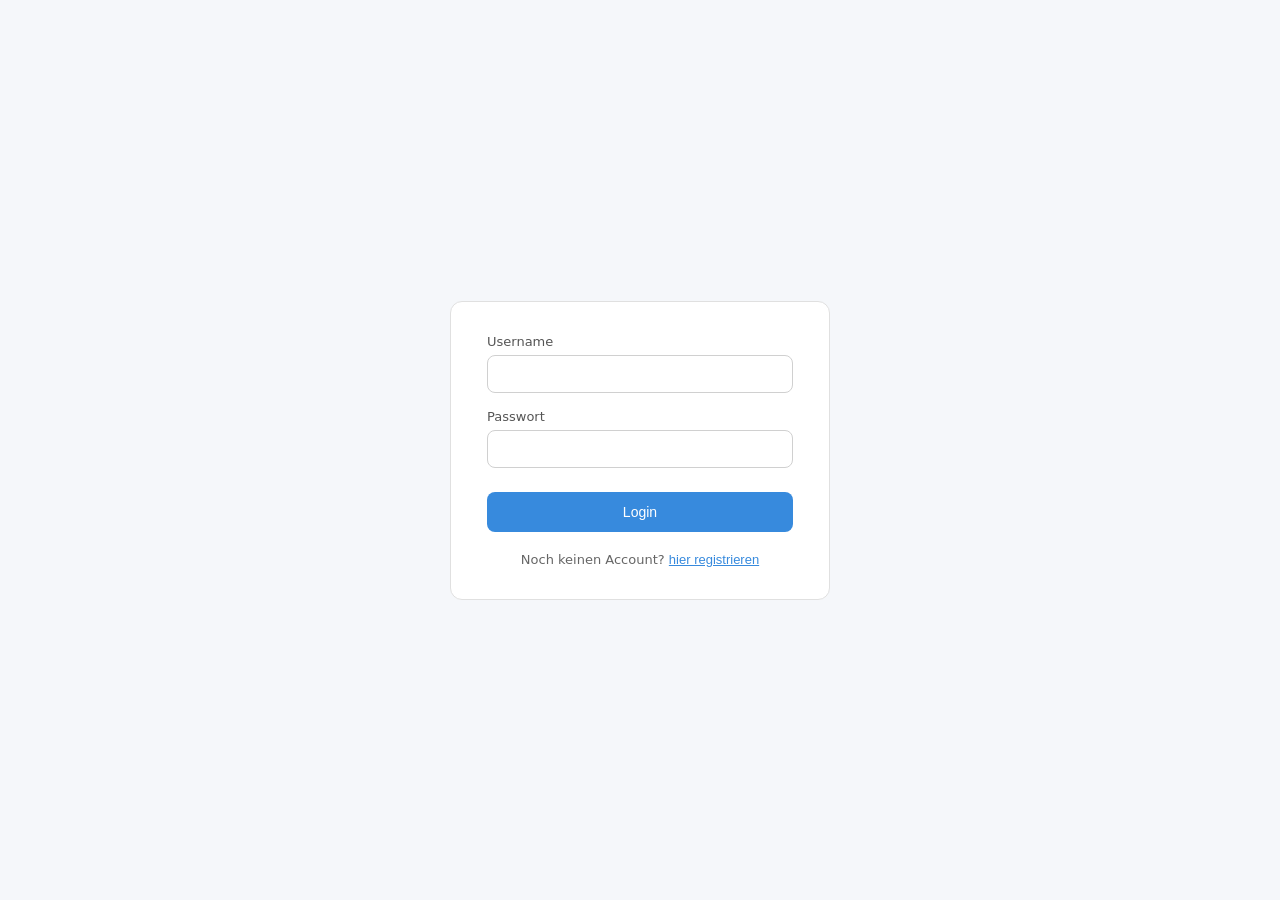
<file: login_mit_PHP/index.html>
<!DOCTYPE html>
<html lang="en">
<head>
  <meta charset="UTF-8">
  <title>$Title$</title>
  <link rel="stylesheet" href="style.css">
</head>
<body>

<form id="login-container">
  <label for="username">Username</label>
  <input type="text" id="username" name="username"
         autocomplete="username" required>

  <label for="password">Passwort</label>
  <input type="password" id="password" name="password"
         autocomplete="current-password" required>

  <button type="submit" id="login">Login</button>
  <p>Noch keinen Account?
    <button type="button" id="send-to-register" class="link-button">
      hier registrieren
    </button>
  </p>
</form>

<form id="register-container" style="display:none">
  <label for="reg-fullname">vollständiger Name</label>
  <input type="text" id="reg-fullname" name="reg-fullname"
         autocomplete="name" required>

  <label for="reg-username">Username</label>
  <input type="text" id="reg-username" name="reg-username"
         autocomplete="username" required>

  <label for="reg-password">Passwort</label>
  <input type="password" id="reg-password" name="reg-password"
         autocomplete="new-password" required>

  <label for="reg-password2">Wiederholung Passwort</label>
  <input type="password" id="reg-password2" name="reg-password2"
         autocomplete="new-password" required>

  <button type="submit" id="register-btn">Registrieren</button>
  <p>Bereits registriert?
    <button type="button" id="send-to-login" class="link-button">
      hier einloggen
    </button>
  </p>
</form>
<script src="script.js"></script>
</body>
</html>
</file>
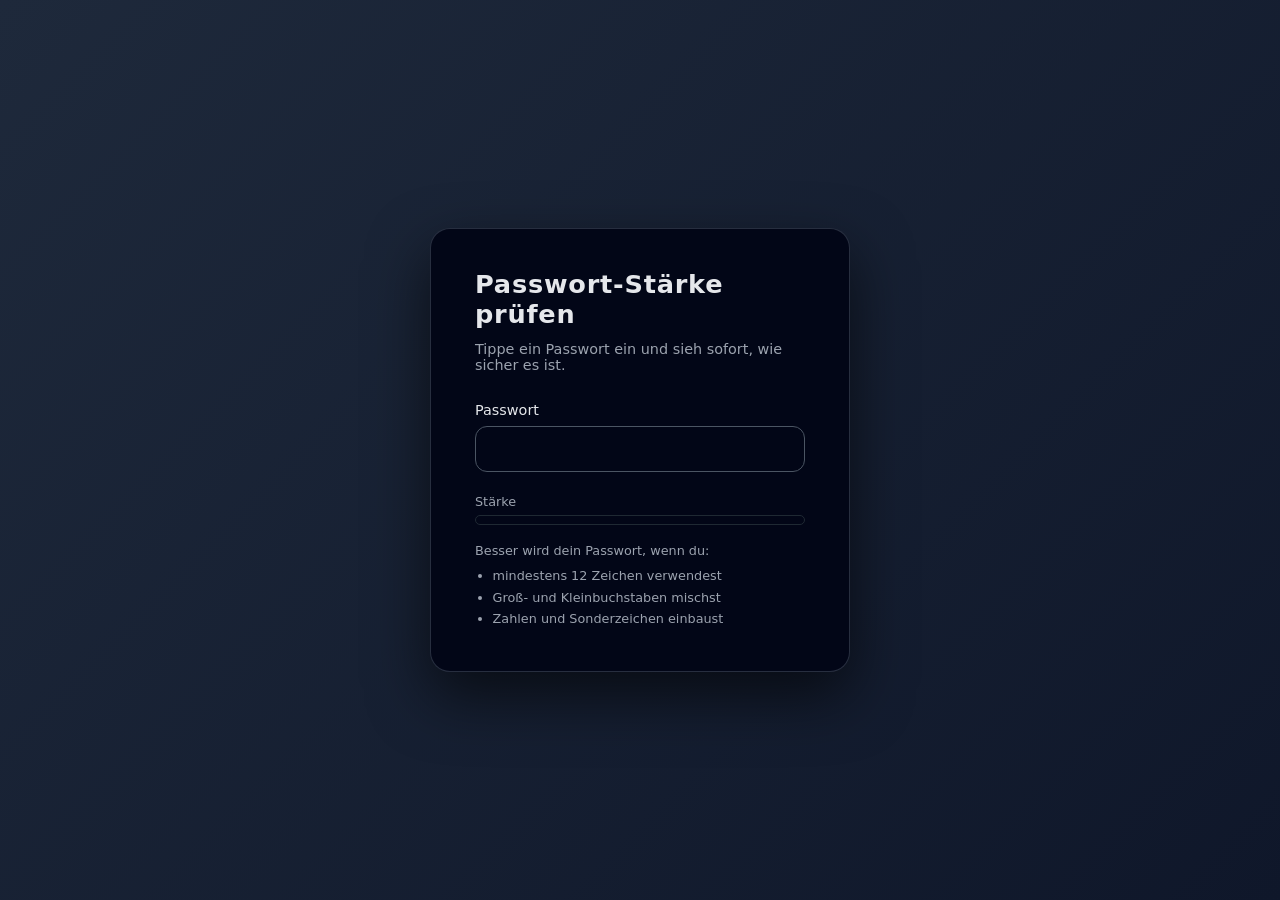
<file: PasswordChecker/index.html>
<!DOCTYPE html>
<html lang="de">
<head>
    <meta charset="UTF-8" />
    <meta name="viewport" content="width=device-width, initial-scale=1.0">
    <link rel="stylesheet" href="style.css">
    <title>Passwort-Stärke Checker</title>
</head>
<body>
<div class="card">
    <h1>Passwort-Stärke prüfen</h1>
    <p class="subtitle">
        Tippe ein Passwort ein und sieh sofort, wie sicher es ist.
    </p>

    <label for="password">Passwort</label>
    <div class="input-wrapper">
        <input id="password" type="password" autocomplete="new-password" />
    </div>

    <div class="strength-label-row">
        <span>Stärke</span>
        <span id="strengthText" class="strength-text weak"></span>
    </div>

    <div class="progress-container">
        <div id="progressBar" class="progress-bar"></div>
    </div>

    <div class="hints">
        Besser wird dein Passwort, wenn du:
        <ul>
            <li>mindestens 12 Zeichen verwendest</li>
            <li>Groß- und Kleinbuchstaben mischst</li>
            <li>Zahlen und Sonderzeichen einbaust</li>
        </ul>
    </div>
</div>

<script src="script.js"></script>
</body>
</html>
</file>
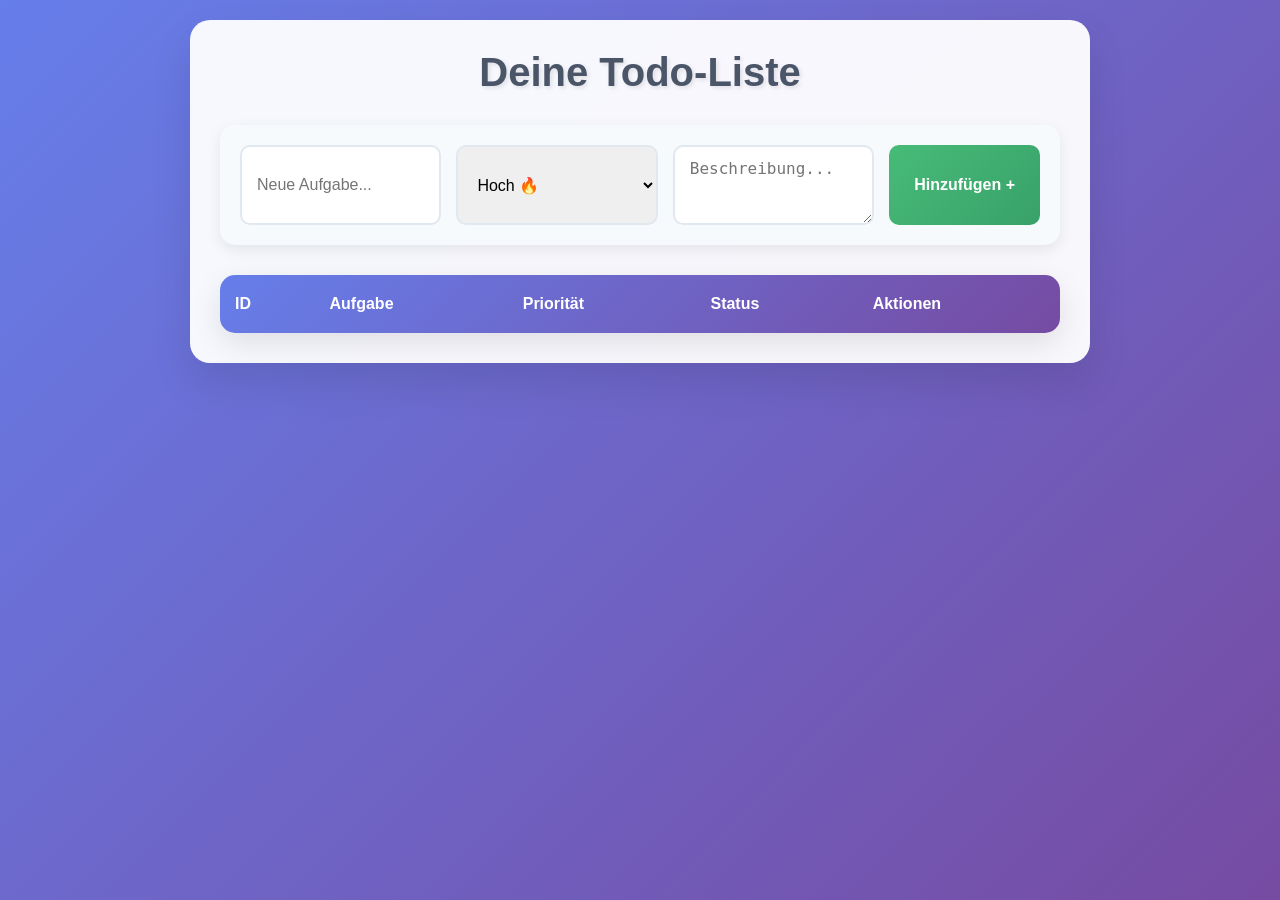
<file: PHP_Project/index.html>
<!DOCTYPE html>
<html>
<head>
    <title>Todo-Liste 🚀</title>
    <meta charset="utf-8">
    <meta name="viewport" content="width=device-width, initial-scale=1.0">
    <link rel="stylesheet" href="style.css">
</head>
<body>
<div class="container">
    <h1>Deine Todo-Liste</h1>
    <!-- Add Form -->
    <form id="addForm">
        <input type="text" id="title" placeholder="Neue Aufgabe..." required>
        <select id="priority">
            <option value="high">Hoch 🔥</option>
            <option value="medium">Mittel ↔️</option>
            <option value="low">Niedrig 🔕</option>
        </select>
        <textarea id="description" placeholder="Beschreibung..."></textarea>
        <button type="submit" id="addBtn">Hinzufügen +</button>
    </form>
    <!-- Task Liste -->
    <table id="taskTable">
        <thead><tr><th>ID</th><th>Aufgabe</th><th>Priorität</th><th>Status</th><th>Aktionen</th></tr></thead>
        <tbody>

        </tbody>
    </table>
</div>
<!-- Edit Modal -->
<div id="editModal" class="modal">
    <div class="modal-content">
        <span class="close">&times;</span>
        <form id="editForm">
            <input type="hidden" id="editId">
            <input type="text" id="editTitle" required>
            <select id="editPriority">
                <option value="high">Hoch 🔥</option>
                <option value="medium">Mittel</option>
                <option value="low">Niedrig 😌</option>
            </select>
            <textarea id="editDescription"></textarea>
            <select id="editStatus">
                <option value="pending">Offen</option>
                <option value="completed">Erledigt ✓</option>
            </select>
            <button type="submit">Speichern</button>
        </form>
    </div>
</div>
<script src="script.js"></script>
</body>
</html>
</file>
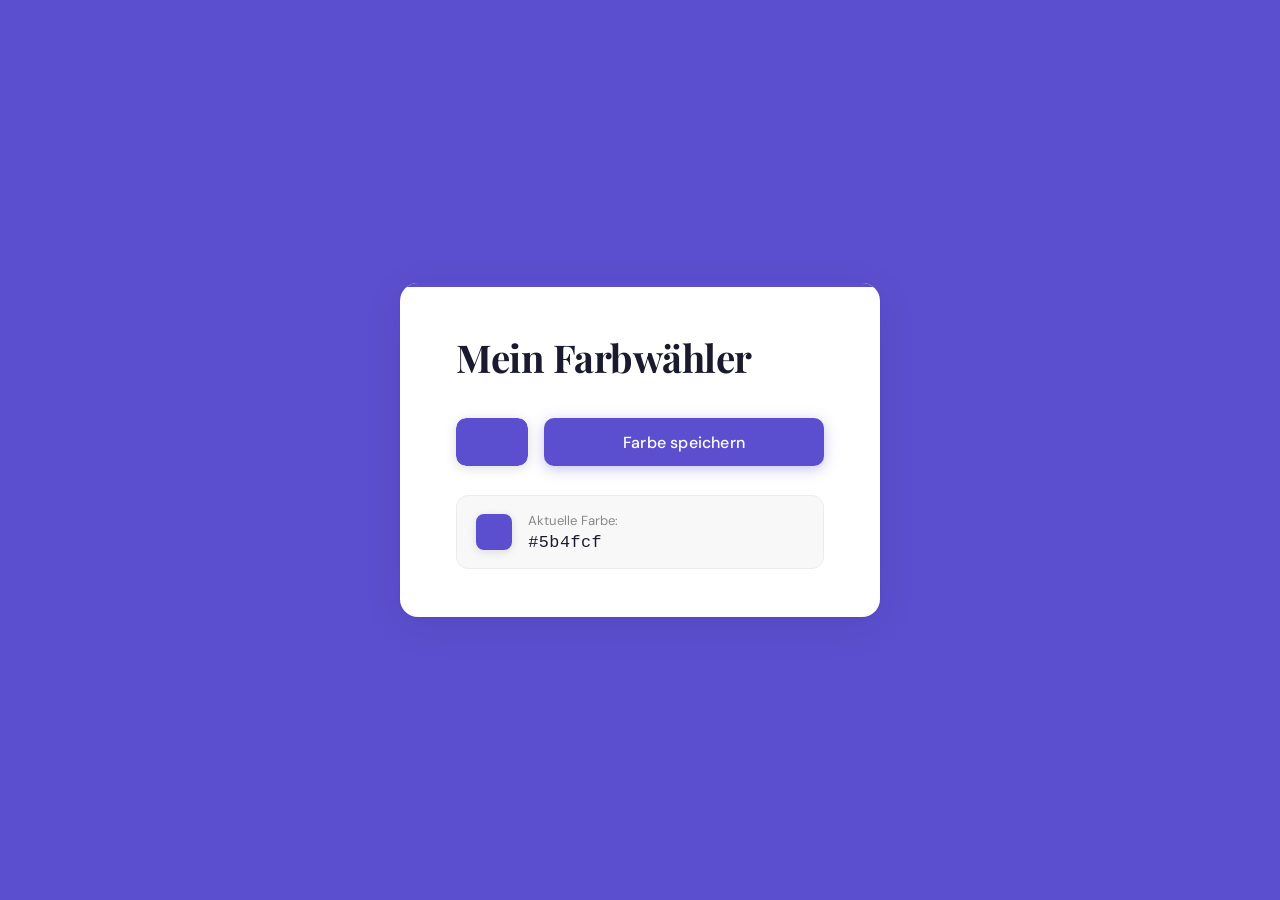
<file: farbwaehler/farbwaehler.html>
<!DOCTYPE html>
<html lang="de">
<head>
    <meta charset="UTF-8">
    <meta name="viewport" content="width=device-width, initial-scale=1.0">
    <title>Mein Farbwähler</title>
    <link rel="stylesheet" href="farbwaehler.css">
    <link href="https://fonts.googleapis.com/css2?family=Playfair+Display:wght@700&family=DM+Sans:wght@300;400;500&display=swap" rel="stylesheet">
</head>
<body>
<div class="card" id="card">
    <h1>Mein Farbwähler</h1>

    <div class="controls">
        <input type="color" id="colorPicker" value="#5b4fcf">
        <button onclick="saveColor()">Farbe speichern</button>
    </div>

    <div class="color-display">
        <div class="color-swatch" id="colorSwatch"></div>
        <div>
            <div class="color-label">Aktuelle Farbe:</div>
            <input type="text" id="colorDisplay" readonly value="#5b4fcf">
        </div>
    </div>
</div>

<div class="toast" id="toast">✓ Farbe gespeichert</div>
<script src="farbwaehler.js"></script>
</body>
</html>
</file>
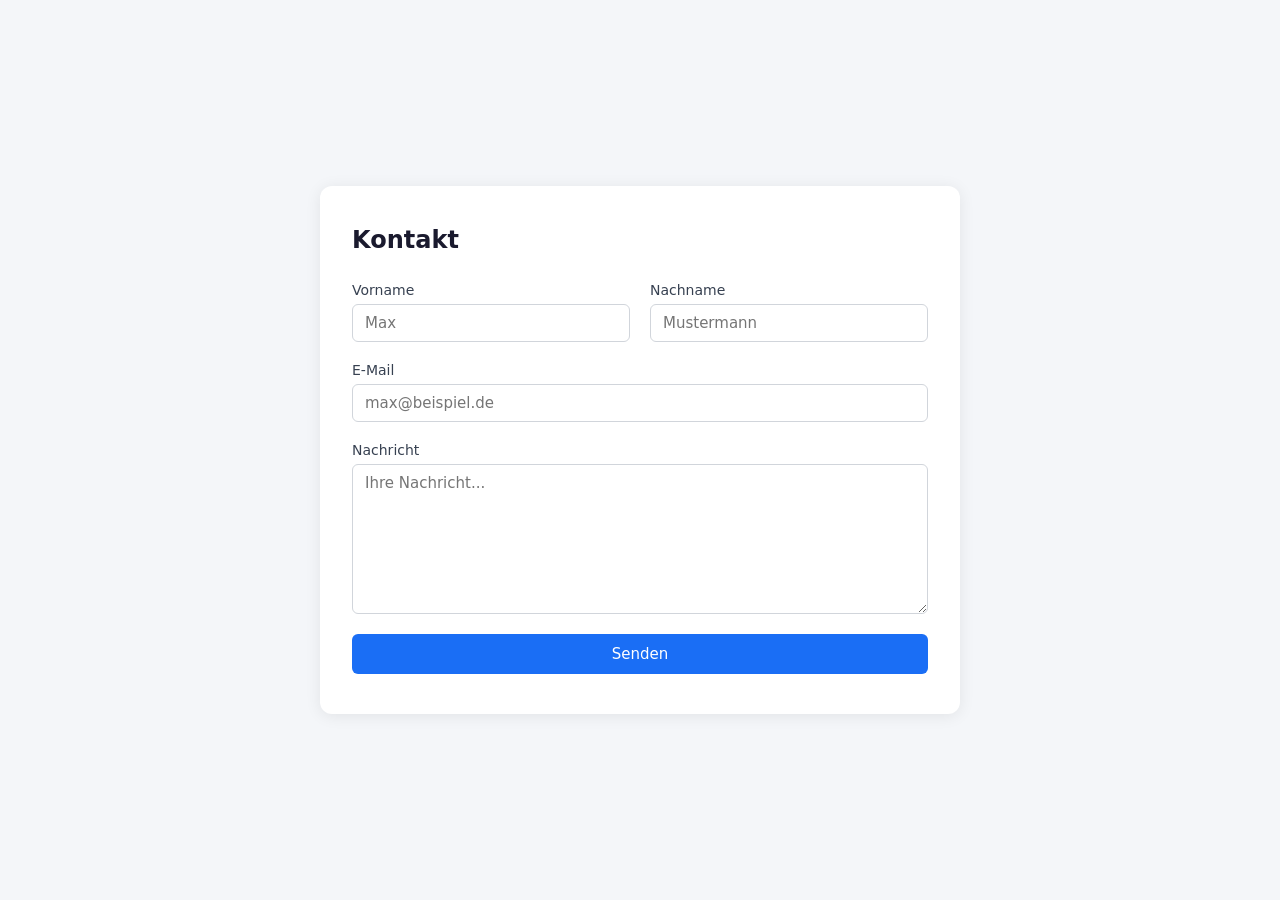
<file: kontakt_formular/formular.html>
<!DOCTYPE html>
<html lang="de">
<head>
    <meta charset="UTF-8">
    <meta name="viewport" content="width=device-width, initial-scale=1.0">
    <title>Kontaktformular</title>
    <link rel="icon" href="../assets/logo.jpg" type="image/icon type">
    <link rel="stylesheet" href="formular.css">
</head>
<body>
<div class="form-container">
    <h1>Kontakt</h1>
    <div class="form-grid">

        <div class="form-field">
            <label for="vorname">Vorname</label>
            <input type="text" id="vorname" placeholder="Max">
        </div>

        <div class="form-field">
            <label for="nachname">Nachname</label>
            <input type="text" id="nachname" placeholder="Mustermann">
        </div>

        <div class="form-field full-width">
            <label for="email">E-Mail</label>
            <input type="email" id="email" placeholder="max@beispiel.de">
        </div>

        <div class="form-field full-width">
            <label for="nachricht">Nachricht</label>
            <textarea id="nachricht" placeholder="Ihre Nachricht..."></textarea>
        </div>

        <div class="form-field full-width">
            <button class="btn-send" onclick="handleSend()">Senden</button>
            <div class="success-msg" id="success">Ihre Nachricht wurde erfolgreich gesendet.</div>
        </div>
    </div>
</div>
<script src="formular.js"></script>
</body>
</html>
</file>
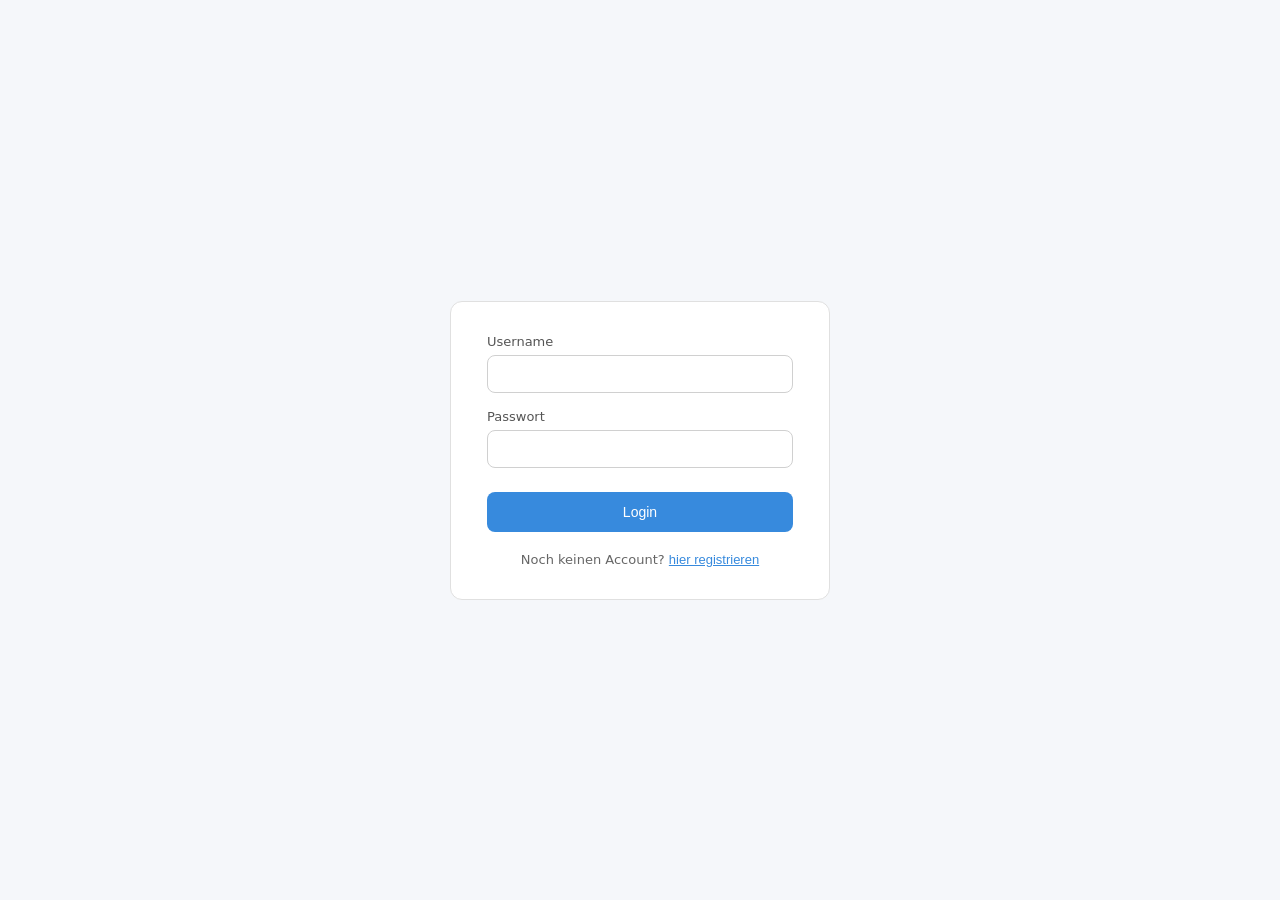
<file: login_mit_PHP/dashboard.html>
<!DOCTYPE html>
<html lang="en">
<head>
    <meta charset="UTF-8">
    <title>Title</title>
</head>
<body>
<h1>Willkommen</h1>
<p>Hallo <span id="welcome"></span></p>
<button id="logout">Logout</button>
<script src="dashboard.js"></script>
</body>
</html>
</file>
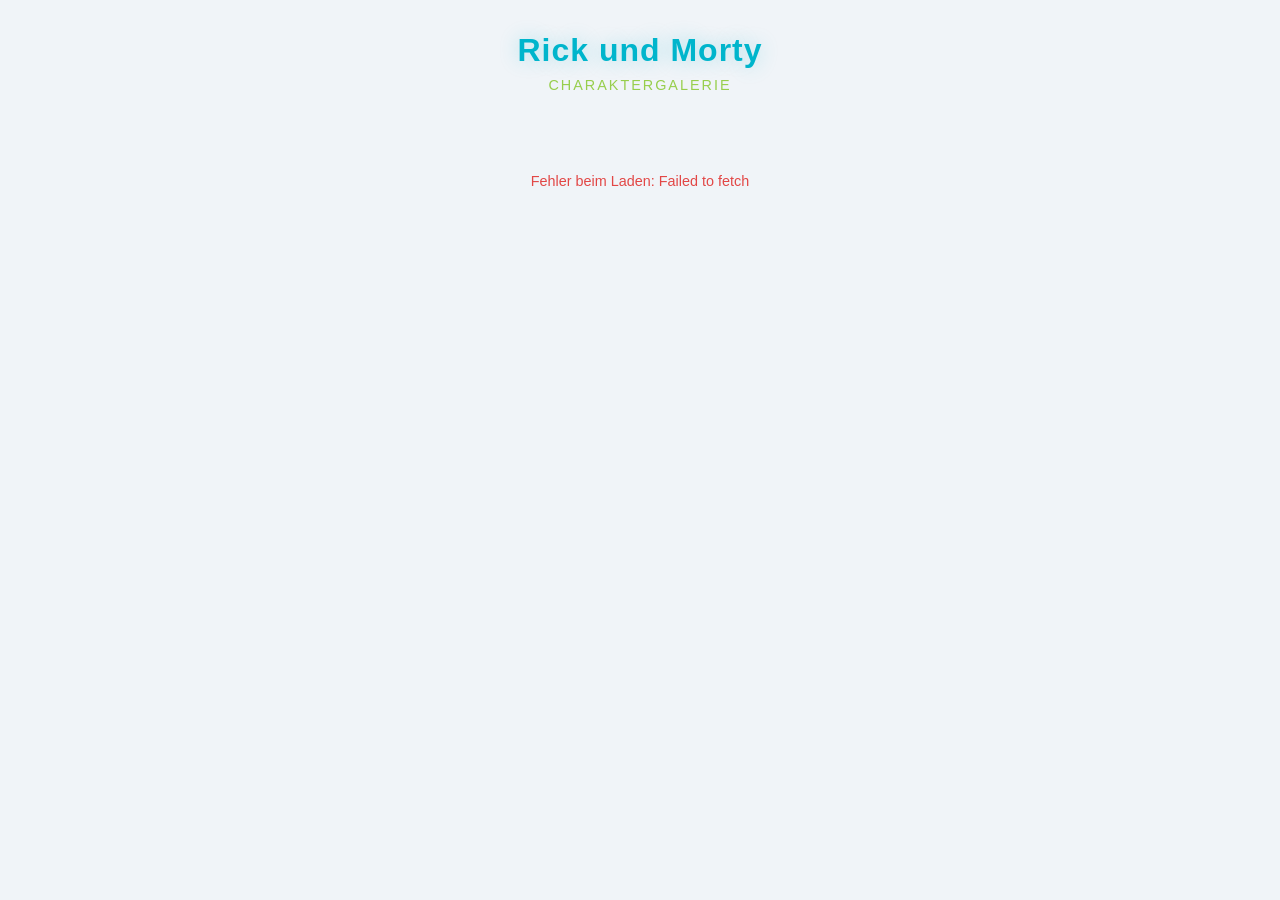
<file: rick_n_morty/rick_n_morty.html>
<!DOCTYPE html>
<html lang="de">
<head>
    <meta charset="UTF-8">
    <meta name="viewport" content="width=device-width, initial-scale=1.0">
    <title>Rick und Morty Charaktergalerie</title>
    <link rel="stylesheet" href="rick_n_morty.css">

</head>
<body>

<h1>Rick und Morty</h1>
<div class="subtitle">Charaktergalerie</div>

<div class="gallery" id="gallery"></div>

<div id="status-area"></div>

<div class="controls" id="controls" style="display:none;">
    <span class="page-info" id="page-info"></span>
    <button class="btn-load" id="load-more-btn" onclick="loadMore()">Lade mehr</button>
</div>
<script src="rick_n_morty.js"></script>
</body>
</html>
</file>
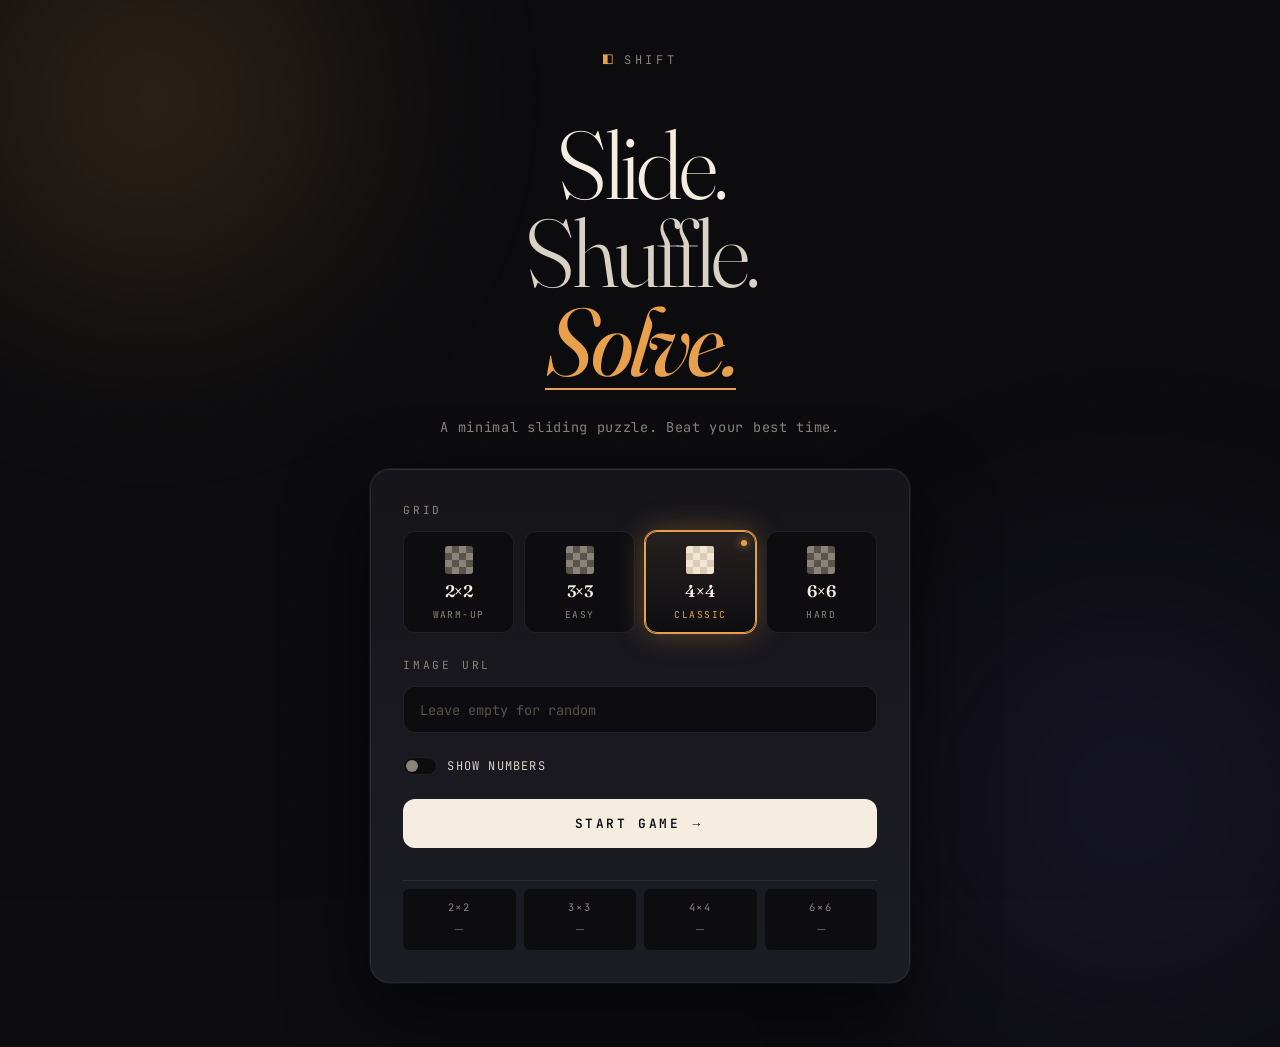
<file: SlidePuzzle/Slide.html>
<!doctype html>
<html lang="en">
<head>
    <meta charset="UTF-8">
    <meta name="viewport" content="width=device-width, initial-scale=1">
    <title>SHIFT — Sliding Puzzle</title>
    <link rel="preconnect" href="https://fonts.googleapis.com">
    <link rel="preconnect" href="https://fonts.gstatic.com" crossorigin>
    <link href="https://fonts.googleapis.com/css2?family=Fraunces:opsz,wght@9..144,300;9..144,400;9..144,600;9..144,800&family=JetBrains+Mono:wght@400;600&display=swap" rel="stylesheet">
    <link rel="stylesheet" href="Style.css">
</head>
<body>

<div class="bg-grain" aria-hidden="true"></div>
<div class="bg-orb bg-orb--a" aria-hidden="true"></div>
<div class="bg-orb bg-orb--b" aria-hidden="true"></div>

<section id="start-screen" class="screen screen--start">
    <div class="brand">
        <span class="brand__mark">◧</span>
        <span class="brand__name">SHIFT</span>
    </div>

    <h1 class="hero">
        <span class="hero__line hero__line--1">Slide.</span>
        <span class="hero__line hero__line--2">Shuffle.</span>
        <span class="hero__line hero__line--3"><em>Solve.</em></span>
    </h1>

    <p class="tagline">A minimal sliding puzzle. Beat your best time.</p>

    <div class="setup">
        <div class="setup__group">
            <label class="setup__label">Grid</label>
            <div class="grid-picker" role="radiogroup" aria-label="Grid size">
                <button class="grid-option" data-size="2" role="radio" aria-checked="false">
                    <span class="grid-option__preview" data-cells="4"></span>
                    <span class="grid-option__label">2×2</span>
                    <span class="grid-option__diff">Warm-up</span>
                </button>
                <button class="grid-option" data-size="3" role="radio" aria-checked="false">
                    <span class="grid-option__preview" data-cells="9"></span>
                    <span class="grid-option__label">3×3</span>
                    <span class="grid-option__diff">Easy</span>
                </button>
                <button class="grid-option is-selected" data-size="4" role="radio" aria-checked="true">
                    <span class="grid-option__preview" data-cells="16"></span>
                    <span class="grid-option__label">4×4</span>
                    <span class="grid-option__diff">Classic</span>
                </button>
                <button class="grid-option" data-size="6" role="radio" aria-checked="false">
                    <span class="grid-option__preview" data-cells="36"></span>
                    <span class="grid-option__label">6×6</span>
                    <span class="grid-option__diff">Hard</span>
                </button>
            </div>
        </div>

        <div class="setup__group">
            <label class="setup__label" for="image-url">Image URL</label>
            <input type="text" id="image-url" class="setup__input" value="" placeholder="Leave empty for random">
        </div>

        <div class="setup__row">
            <label class="toggle">
                <input type="checkbox" id="debug-toggle">
                <span class="toggle__track"><span class="toggle__thumb"></span></span>
                <span class="toggle__label">Show numbers</span>
            </label>
        </div>

        <button id="start-button" class="cta">
            <span class="cta__text">Start Game</span>
            <span class="cta__arrow">→</span>
        </button>

        <div id="best-times" class="best-times"></div>
    </div>
</section>

<section id="game-screen" class="screen screen--game" hidden>
    <header class="hud">
        <button id="back-button" class="hud__back" aria-label="Back to menu">←</button>
        <div class="hud__stat">
            <span class="hud__stat-label">Time</span>
            <span id="timer" class="hud__stat-value">00:00.0</span>
        </div>
        <div class="hud__stat">
            <span class="hud__stat-label">Moves</span>
            <span id="moves" class="hud__stat-value">0</span>
        </div>
        <div class="hud__stat hud__stat--best">
            <span class="hud__stat-label">Best</span>
            <span id="best-time" class="hud__stat-value">—</span>
        </div>
        <button id="restart-button" class="hud__icon" aria-label="Shuffle / restart">⟳</button>
    </header>

    <div class="stage">
        <div id="puzzle-container" class="puzzle"></div>
        <div id="preview" class="preview" aria-label="Image preview"></div>
    </div>
</section>

<div id="win-overlay" class="win-overlay" hidden>
    <canvas id="confetti" class="confetti"></canvas>
    <div class="win-card">
        <div class="win-card__badge" id="win-badge">Solved</div>
        <h2 class="win-card__title">Beautiful.</h2>
        <div class="win-card__stats">
            <div class="win-stat">
                <span class="win-stat__label">Time</span>
                <span id="win-time" class="win-stat__value">00:00.0</span>
            </div>
            <div class="win-stat">
                <span class="win-stat__label">Moves</span>
                <span id="win-moves" class="win-stat__value">0</span>
            </div>
            <div class="win-stat">
                <span class="win-stat__label">Grid</span>
                <span id="win-grid" class="win-stat__value">—</span>
            </div>
        </div>
        <div class="win-card__actions">
            <button id="win-again" class="cta cta--ghost">Play again</button>
            <button id="win-menu" class="cta">Menu</button>
        </div>
    </div>
</div>

<script src="Slide.js"></script>
</body>
</html>
</file>
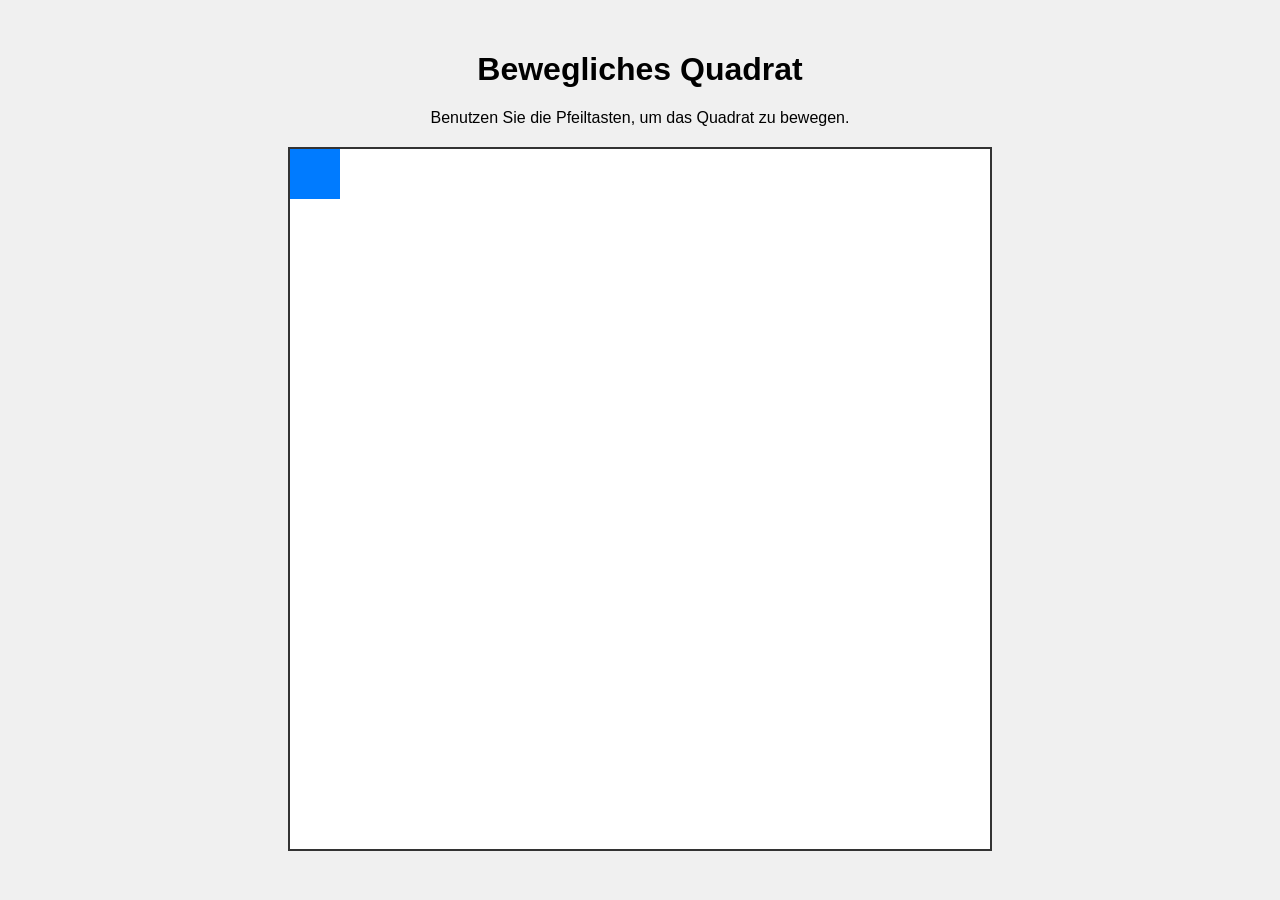
<file: square/square.html>
<!DOCTYPE html>
<html lang="de">
<head>
    <meta charset="UTF-8">
    <meta name="viewport" content="width=device-width, initial-scale=1.0">
    <title>Bewegliches Quadrat</title>
    <link rel="stylesheet" href="square.css">
</head>
<body>
<div class="container">
    <h1>Bewegliches Quadrat</h1>
    <p>Benutzen Sie die Pfeiltasten, um das Quadrat zu bewegen.</p>
    <div id="box">
        <div id="square"></div>
    </div>
</div>
<script src="square.js"></script>
</body>
</html>
</file>
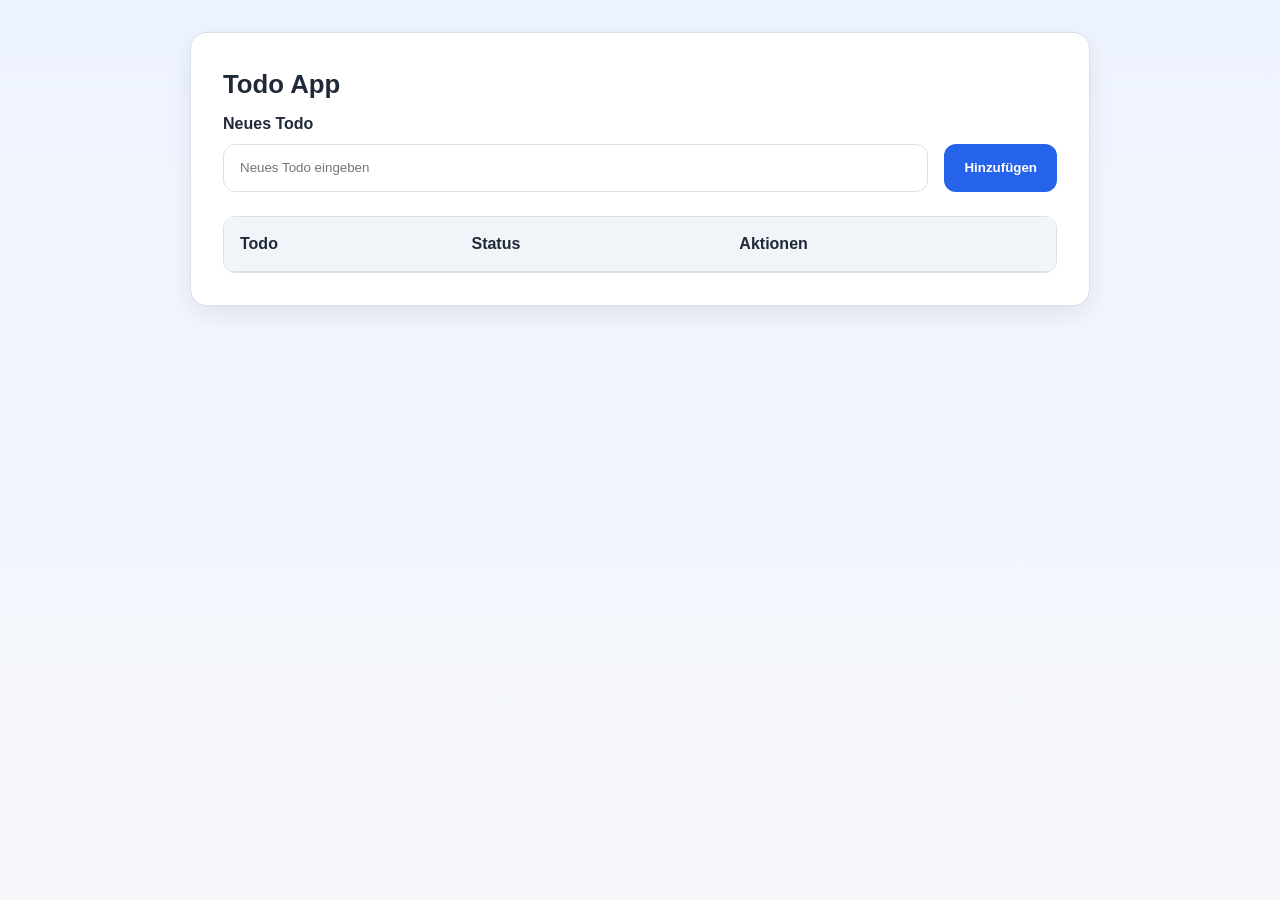
<file: to_do_liste/to_do_liste.html>
<!DOCTYPE html>
<html lang="de">
<head>
    <meta charset="UTF-8">
    <meta name="viewport" content="width=device-width, initial-scale=1.0">
    <link rel="stylesheet" href="to_do_liste.css">
    <title>Title</title>
</head>
<body>
<main>
    <h1>Todo App</h1>

    <form class="todo-form" action="#" method="post">
        <div class="input-wrap">
            <label for="todo">Neues Todo</label>
            <input id="todo" name="todo" type="text" placeholder="Neues Todo eingeben">
        </div>
        <button id="add-button" class="add-button" type="button">Hinzufügen</button>
    </form>

    <div class="table-wrap">
        <table>
            <thead>
            <tr>
                <th scope="col">Todo</th>
                <th scope="col">Status</th>
                <th scope="col">Aktionen</th>
            </tr>
            </thead>
            <tbody id="todo-table">
            <tr>
                <td>JavaScript lernen</td>
                <td><span class="status">Offen</span></td>
                <td>
                    <div class="actions">
                        <button class="action-button" type="button">Bearbeiten</button>
                        <button class="action-button done" type="button">Erledigt</button>
                        <button class="action-button delete" type="button">Löschen</button>
                    </div>
                </td>
            </tr>
            <tr>
                <td class="text-done">HTML & CSS lernen</td>
                <td><span class="status done">Erledigt</span></td>
                <td>
                    <div class="actions">
                        <button class="action-button" type="button">Bearbeiten</button>
                        <button class="action-button" type="button">Offen</button>
                        <button class="action-button delete" type="button">Löschen</button>
                    </div>
                </td>
            </tr>
            </tbody>
        </table>
    </div>
</main>

<script src="to_do_liste.js"></script>
</body>
</html>
</file>
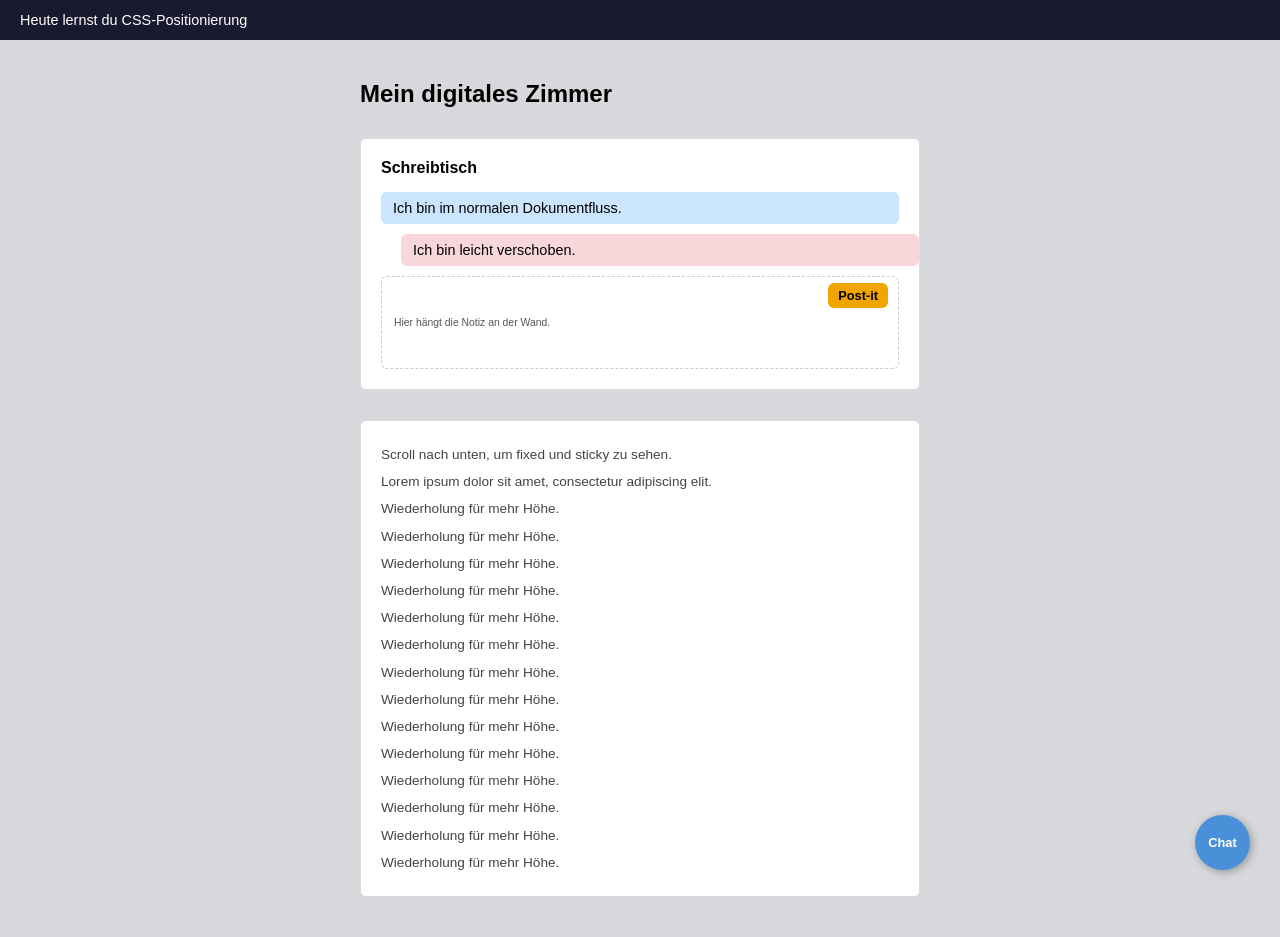
<file: virtual_desk/virtual_desk.html>
<!DOCTYPE html>
<html lang="de">
<head>
    <meta charset="UTF-8">
    <meta name="viewport" content="width=device-width, initial-scale=1.0">
    <title>Heute lernst du CSS-Positionierung</title>
    <style>

        * {
            box-sizing: border-box;
            margin: 0;
            padding: 0;
        }

        body {
            font-family: sans-serif;
            background-color: #d6d8db;
        }

        /* === Leiste oben: sticky === */
        header {
            position: sticky;
            top: 0;
            background-color: #1a1a2e;
            color: #ffffff;
            padding: 12px 20px;
            font-size: 0.9rem;
            z-index: 100;
        }

        /* === Hauptinhalt === */
        main {
            max-width: 600px;
            margin: 40px auto;
            padding: 0 20px;
        }

        h1 {
            text-align: left;
            margin-bottom: 30px;
            font-size: 1.5rem;
        }

        /* === Schreibtisch-Box === */
        .schreibtisch {
            background-color: #ffffff;
            border: 1px solid #ddd;
            border-radius: 6px;
            padding: 20px;
            margin-bottom: 30px;
        }

        .schreibtisch h2 {
            font-size: 1rem;
            margin-bottom: 15px;
        }

        .normal {
            background-color: #cce5ff;
            padding: 8px 12px;
            margin-bottom: 10px;
            font-size: 0.9rem;
            border-radius: 6px;
        }

        .verschoben {
            position: relative;
            left: 20px;
            background-color: #f8d7da;
            padding: 8px 12px;
            margin-bottom: 10px;
            font-size: 0.9rem;
            border-radius: 6px;
        }

        /* === Notiz-Zeile mit Post-it === */
        .notiz-zeile {
            position: relative;
            border: 1px dashed #ccc;
            padding: 40px 12px;
            font-size: 0.65rem;
            color: #555;
            border-radius: 6px;
        }

        .postit {
            position: absolute;
            top: 6px;
            right: 10px;
            background-color: #f0a500;
            color: #000000;
            font-weight: bold;
            font-size: 0.8rem;
            padding: 5px 10px;
            border-radius: 6px;
        }

        /* === Scrollbarer Inhaltsbereich === */
        .inhalt {
            background-color: #ffffff;
            border: 1px solid #ddd;
            border-radius: 6px;
            padding: 20px;
            font-size: 0.85rem;
            color: #444;
            line-height: 2;
        }



        /* === Button unten rechts (fixed) === */
        .chat-button {
            position: fixed;
            bottom: 30px;
            right: 30px;
            background-color: #4a90d9;
            color: #ffffff;
            width: 55px;
            height: 55px;
            border: none;
            border-radius: 50%;
            font-size: 0.8rem;
            font-weight: bold;
            cursor: pointer;
            box-shadow: 2px 2px 8px rgba(0,0,0,0.3);
        }

    </style>
</head>
<body>

<!-- Sticky Leiste oben -->
<header>Heute lernst du CSS-Positionierung</header>

<!-- Hauptinhalt -->
<main>

    <h1>Mein digitales Zimmer</h1>

    <!-- Schreibtisch-Box -->
    <div class="schreibtisch">
        <h2>Schreibtisch</h2>

        <div class="normal">Ich bin im normalen Dokumentfluss.</div>
        <div class="verschoben">Ich bin leicht verschoben.</div>

        <div class="notiz-zeile">
            Hier hängt die Notiz an der Wand.
            <span class="postit">Post-it</span>
        </div>
    </div>

    <!-- Scrollbarer Inhaltsbereich -->
    <div class="inhalt">
        <p>Scroll nach unten, um fixed und sticky zu sehen.</p>
        <p>Lorem ipsum dolor sit amet, consectetur adipiscing elit.</p>
        <p>Wiederholung für mehr Höhe.</p>
        <p>Wiederholung für mehr Höhe.</p>
        <p>Wiederholung für mehr Höhe.</p>
        <p>Wiederholung für mehr Höhe.</p>
        <p>Wiederholung für mehr Höhe.</p>
        <p>Wiederholung für mehr Höhe.</p>
        <p>Wiederholung für mehr Höhe.</p>
        <p>Wiederholung für mehr Höhe.</p>
        <p>Wiederholung für mehr Höhe.</p>
        <p>Wiederholung für mehr Höhe.</p>
        <p>Wiederholung für mehr Höhe.</p>
        <p>Wiederholung für mehr Höhe.</p>
        <p>Wiederholung für mehr Höhe.</p>
        <p>Wiederholung für mehr Höhe.</p>
    </div>

</main>

<!-- Fixed Button unten rechts -->
<button class="chat-button">Chat</button>

</body>
</html>
</file>
<file: login_mit_PHP/style.css>
*, *::before, *::after {
    box-sizing: border-box;
    margin: 0;
    padding: 0;
}

body {
    font-family: system-ui, -apple-system, sans-serif;
    background: #f5f7fa;
    min-height: 100vh;
    display: flex;
    align-items: center;
    justify-content: center;
    color: #1a1a1a;
}

#login-container,
#register-container {
    background: #ffffff;
    border: 0.5px solid #e0e0e0;
    border-radius: 12px;
    padding: 2rem 2.25rem;
    width: 100%;
    max-width: 380px;
    display: flex;
    flex-direction: column;
}

label {
    font-size: 13px;
    font-weight: 500;
    color: #555;
    margin-bottom: 6px;
    margin-top: 1rem;
}

label:first-child {
    margin-top: 0;
}

input[type="text"],
input[type="password"] {
    height: 38px;
    border: 1px solid #d0d0d0;
    border-radius: 8px;
    padding: 0 12px;
    font-size: 14px;
    color: #1a1a1a;
    background: #fff;
    outline: none;
    transition: border-color 0.15s, box-shadow 0.15s;
}

input[type="text"]:focus,
input[type="password"]:focus {
    border-color: #378ADD;
    box-shadow: 0 0 0 3px rgba(55, 138, 221, 0.12);
}

button[type="submit"] {
    width: 100%;
    height: 40px;
    background: #378ADD;
    color: #fff;
    border: none;
    border-radius: 8px;
    font-size: 14px;
    font-weight: 500;
    cursor: pointer;
    margin-top: 1.5rem;
    transition: background 0.15s, transform 0.1s;
}

button[type="submit"]:hover {
    background: #185FA5;
}

button[type="submit"]:active {
    transform: scale(0.98);
}

p {
    font-size: 13px;
    color: #666;
    text-align: center;
    margin-top: 1.25rem;
}

.link-button {
    background: none;
    border: none;
    color: #378ADD;
    font-size: 13px;
    cursor: pointer;
    padding: 0;
    text-decoration: underline;
}

.link-button:hover {
    color: #185FA5;
}
</file>
<file: PasswordChecker/style.css>
* {
    box-sizing: border-box;
    font-family: system-ui, -apple-system, BlinkMacSystemFont, "Segoe UI", sans-serif;
}

body {
    margin: 0;
    min-height: 100vh;
    display: flex;
    align-items: center;
    justify-content: center;
    background: linear-gradient(135deg, #1e293b, #0f172a);
    color: #e5e7eb;
}

.card {
    background: #020617;
    padding: 2.5rem 2.75rem;
    border-radius: 1.25rem;
    box-shadow: 0 24px 60px rgba(0, 0, 0, 0.6);
    width: 100%;
    max-width: 420px;
    border: 1px solid rgba(148, 163, 184, 0.25);
}

.card h1 {
    margin: 0 0 0.75rem;
    font-size: 1.6rem;
    letter-spacing: 0.03em;
}

.card p.subtitle {
    margin: 0 0 1.8rem;
    font-size: 0.9rem;
    color: #9ca3af;
}

label {
    display: block;
    margin-bottom: 0.5rem;
    font-size: 0.9rem;
    color: #e5e7eb;
}

.input-wrapper {
    position: relative;
    margin-bottom: 1.4rem;
}

input[type="password"] {
    width: 100%;
    padding: 0.8rem 1rem;
    padding-right: 3rem;
    border-radius: 0.75rem;
    border: 1px solid #4b5563;
    background: #020617;
    color: #e5e7eb;
    font-size: 0.95rem;
    outline: none;
    transition: border-color 0.2s, box-shadow 0.2s, background 0.2s;
}

input[type="password"]:focus {
    border-color: #38bdf8;
    box-shadow: 0 0 0 1px rgba(56, 189, 248, 0.4);
    background: #020617;
}

.toggle-visibility {
    position: absolute;
    right: 0.75rem;
    top: 50%;
    transform: translateY(-50%);
    border: none;
    background: none;
    color: #9ca3af;
    cursor: pointer;
    font-size: 0.8rem;
    padding: 0.2rem 0.3rem;
}

.strength-label-row {
    display: flex;
    justify-content: space-between;
    align-items: baseline;
    margin-bottom: 0.35rem;
}

.strength-label-row span {
    font-size: 0.8rem;
    color: #9ca3af;
}

.strength-text {
    font-weight: 600;
    text-transform: uppercase;
    letter-spacing: 0.06em;
}

.strength-text.weak {
    color: #f97373;
}

.strength-text.medium {
    color: #facc15;
}

.strength-text.strong {
    color: #4ade80;
}

.strength-text.very-strong {
    color: #22c55e;
}

.progress-container {
    width: 100%;
    height: 10px;
    border-radius: 999px;
    background: #020617;
    border: 1px solid #1f2933;
    overflow: hidden;
}

.progress-bar {
    height: 100%;
    width: 0%;
    border-radius: 999px;
    background: linear-gradient(90deg, #f97373, #facc15, #4ade80, #22c55e);
    transition: width 0.25s ease-out;
}

.hints {
    margin-top: 1rem;
    font-size: 0.8rem;
    color: #9ca3af;
    line-height: 1.5;
}

.hints ul {
    padding-left: 1.1rem;
    margin: 0.4rem 0 0;
}

.hints li {
    margin-bottom: 0.15rem;
}
</file>
<file: PHP_Project/style.css>
/* Reset und Basis */
* { margin: 0; padding: 0; box-sizing: border-box; }
body {
    font-family: 'Segoe UI', Tahoma, Geneva, Verdana, sans-serif;
    background: linear-gradient(135deg, #667eea 0%, #764ba2 100%);
    min-height: 100vh;
    color: #333;
    padding: 20px;
}

/* Container */
.container {
    max-width: 900px;
    margin: 0 auto;
    background: rgba(255, 255, 255, 0.95);
    border-radius: 20px;
    box-shadow: 0 20px 40px rgba(0,0,0,0.1);
    padding: 30px;
    backdrop-filter: blur(10px);
}

/* Header */
h1 {
    text-align: center;
    color: #4a5568;
    margin-bottom: 30px;
    font-size: 2.5em;
    text-shadow: 2px 2px 4px rgba(0,0,0,0.1);
}

/* Add Form */
#addForm {
    display: flex;
    gap: 15px;
    margin-bottom: 30px;
    flex-wrap: wrap;
    background: #f7fafc;
    padding: 20px;
    border-radius: 15px;
    box-shadow: 0 5px 15px rgba(0,0,0,0.08);
}

#addForm input[type="text"], #addForm textarea, #addForm select {
    flex: 1;
    padding: 12px 15px;
    border: 2px solid #e2e8f0;
    border-radius: 10px;
    font-size: 16px;
    transition: all 0.3s ease;
    min-width: 200px;
}

#addForm input:focus, #addForm select:focus, #addForm textarea:focus {
    outline: none;
    border-color: #667eea;
    box-shadow: 0 0 0 3px rgba(102, 126, 234, 0.1);
}

#addForm textarea { min-height: 80px; resize: vertical; }

#addForm button {
    background: linear-gradient(135deg, #48bb78, #38a169);
    color: white;
    border: none;
    padding: 12px 25px;
    border-radius: 10px;
    font-size: 16px;
    cursor: pointer;
    transition: all 0.3s ease;
    font-weight: bold;
}

#addForm button:hover {
    transform: translateY(-2px);
    box-shadow: 0 10px 20px rgba(72, 187, 120, 0.3);
}

/* Tabelle */
#taskTable {
    width: 100%;
    background: white;
    border-radius: 15px;
    overflow: hidden;
    box-shadow: 0 10px 30px rgba(0,0,0,0.1);
    border-collapse: collapse;
}

#taskTable thead {
    background: linear-gradient(135deg, #667eea, #764ba2);
    color: white;
}

#taskTable th {
    padding: 20px 15px;
    text-align: left;
    font-weight: 600;
}

#taskTable td {
    padding: 15px;
    border-bottom: 1px solid #e2e8f0;
}

#taskTable tbody tr {
    transition: all 0.3s ease;
}

#taskTable tbody tr:hover {
    background: #f7fafc;
    transform: scale(1.01);
}

/* Prioritäten */
.priority-high { color: #f56565; font-weight: bold; }
.priority-medium { color: #ed8936; }
.priority-low { color: #48bb78; }

/* Buttons in Tabelle */
#taskTable button {
    padding: 8px 15px;
    margin: 0 5px;
    border: none;
    border-radius: 8px;
    cursor: pointer;
    font-size: 14px;
    transition: all 0.3s ease;
    font-weight: 500;
}

.edit-btn {
    background: linear-gradient(135deg, #4299e1, #3182ce);
    color: white;
}

.edit-btn:hover {
    background: linear-gradient(135deg, #3182ce, #2b6cb0);
    transform: translateY(-1px);
}

.delete-btn {
    background: linear-gradient(135deg, #f56565, #e53e3e);
    color: white;
}

.delete-btn:hover {
    background: linear-gradient(135deg, #e53e3e, #c53030);
    transform: translateY(-1px);
}

/* Modal */
.modal {
    display: none;
    position: fixed;
    z-index: 1000;
    left: 0;
    top: 0;
    width: 100%;
    height: 100%;
    background-color: rgba(0,0,0,0.5);
    backdrop-filter: blur(5px);
}

.modal-content {
    background: white;
    margin: 10% auto;
    padding: 30px;
    border-radius: 20px;
    width: 90%;
    max-width: 500px;
    box-shadow: 0 25px 50px rgba(0,0,0,0.2);
    animation: modalSlideIn 0.3s ease;
}

@keyframes modalSlideIn {
    from { transform: translateY(-50px); opacity: 0; }
    to { transform: translateY(0); opacity: 1; }
}

.close {
    color: #aaa;
    float: right;
    font-size: 28px;
    font-weight: bold;
    cursor: pointer;
    line-height: 1;
}

.close:hover { color: #000; }

#editForm {
    display: flex;
    flex-direction: column;
    gap: 15px;
}

#editForm input, #editForm select, #editForm textarea {
    padding: 12px;
    border: 2px solid #e2e8f0;
    border-radius: 10px;
    font-size: 16px;
}

#editForm input:focus, #editForm select:focus, #editForm textarea:focus {
    border-color: #667eea;
    box-shadow: 0 0 0 3px rgba(102, 126, 234, 0.1);
}

#editForm button {
    background: linear-gradient(135deg, #ed8936, #dd6b20);
    color: white;
    border: none;
    padding: 15px;
    border-radius: 10px;
    font-size: 16px;
    cursor: pointer;
    margin-top: 10px;
}

#editForm button:hover {
    transform: translateY(-2px);
    box-shadow: 0 10px 20px rgba(237, 137, 54, 0.3);
}

/* Responsiv */
@media (max-width: 768px) {
    .container { padding: 20px; margin: 10px; }
    #addForm { flex-direction: column; }
    #taskTable { font-size: 14px; }
    #taskTable th, #taskTable td { padding: 10px; }
}

/* Erledigte Tasks streichen */
.status-completed { text-decoration: line-through; opacity: 0.7; }
</file>
<file: farbwaehler/farbwaehler.css>
*, *::before, *::after { box-sizing: border-box; margin: 0; padding: 0; }

:root {
    --accent: #5b4fcf;
    --bg: #f5f3ee;
    --card: #ffffff;
    --text: #1a1a2e;
    --subtle: #888;
    --radius: 18px;
}

body {
    min-height: 100vh;
    background: var(--bg);
    display: flex;
    align-items: center;
    justify-content: center;
    font-family: 'DM Sans', sans-serif;
    padding: 2rem;
    transition: background 0.5s ease;
}

.card {
    background: var(--card);
    border-radius: var(--radius);
    padding: 3rem 3.5rem;
    max-width: 480px;
    width: 100%;
    box-shadow: 0 8px 40px rgba(0,0,0,0.08), 0 1px 3px rgba(0,0,0,0.04);
    position: relative;
    overflow: hidden;
}

.card::before {
    content: '';
    position: absolute;
    top: 0; left: 0; right: 0;
    height: 4px;
    background: var(--accent);
    transition: background 0.5s ease;
}

h1 {
    font-family: 'Playfair Display', serif;
    font-size: 2.4rem;
    color: var(--text);
    margin-bottom: 2.2rem;
    letter-spacing: -0.5px;
}

.controls {
    display: flex;
    align-items: center;
    gap: 1rem;
    margin-bottom: 1.8rem;
}

#colorPicker {
    -webkit-appearance: none;
    appearance: none;
    width: 72px;
    height: 48px;
    border: none;
    border-radius: 10px;
    cursor: pointer;
    padding: 0;
    background: none;
    outline: none;
    box-shadow: 0 2px 12px rgba(0,0,0,0.15);
    transition: transform 0.15s ease, box-shadow 0.2s ease;
}

#colorPicker::-webkit-color-swatch-wrapper { padding: 0; }
#colorPicker::-webkit-color-swatch { border: none; border-radius: 10px; }
#colorPicker::-moz-color-swatch { border: none; border-radius: 10px; }

#colorPicker:hover {
    transform: scale(1.06);
    box-shadow: 0 4px 18px rgba(0,0,0,0.22);
}

button {
    flex: 1;
    padding: 0.85rem 1.5rem;
    background: var(--accent);
    color: #fff;
    border: none;
    border-radius: 10px;
    font-family: 'DM Sans', sans-serif;
    font-size: 1rem;
    font-weight: 500;
    cursor: pointer;
    letter-spacing: 0.2px;
    transition: background 0.3s ease, transform 0.15s ease, box-shadow 0.2s ease;
    box-shadow: 0 3px 14px rgba(91,79,207,0.25);
}

button:hover {
    background: #4a3fbd;
    transform: translateY(-1px);
    box-shadow: 0 6px 20px rgba(91,79,207,0.35);
}

button:active {
    transform: translateY(0);
}

.color-display {
    display: flex;
    align-items: center;
    gap: 1rem;
    background: #f8f8f8;
    border-radius: 12px;
    padding: 1rem 1.2rem;
    border: 1.5px solid #ebebeb;
}

.color-swatch {
    width: 36px;
    height: 36px;
    border-radius: 8px;
    background: var(--accent);
    box-shadow: 0 2px 8px rgba(0,0,0,0.12);
    transition: background 0.4s ease;
    flex-shrink: 0;
}

.color-label {
    font-size: 0.82rem;
    color: var(--subtle);
    font-weight: 400;
    margin-bottom: 2px;
}

#colorDisplay {
    font-family: 'DM Mono', 'Courier New', monospace;
    font-size: 1.05rem;
    color: var(--text);
    font-weight: 500;
    letter-spacing: 0.5px;
    background: none;
    border: none;
    outline: none;
    width: 100%;
    cursor: default;
}

.toast {
    position: fixed;
    bottom: 2rem;
    left: 50%;
    transform: translateX(-50%) translateY(20px);
    background: var(--text);
    color: #fff;
    padding: 0.7rem 1.4rem;
    border-radius: 30px;
    font-size: 0.88rem;
    opacity: 0;
    pointer-events: none;
    transition: opacity 0.3s ease, transform 0.3s ease;
}

.toast.show {
    opacity: 1;
    transform: translateX(-50%) translateY(0);
}
</file>
<file: kontakt_formular/formular.css>
*, *::before, *::after {
    box-sizing: border-box;
    margin: 0;
    padding: 0;
}

body {
    font-family: 'Segoe UI', system-ui, sans-serif;
    background: #f4f6f9;
    min-height: 100vh;
    display: flex;
    align-items: center;
    justify-content: center;
    padding: 2rem 1rem;
}

.form-container {
    background: #ffffff;
    border-radius: 12px;
    box-shadow: 0 2px 16px rgba(0, 0, 0, 0.08);
    padding: 2.5rem 2rem;
    width: 100%;
    max-width: 640px;
}

h1 {
    font-size: 1.5rem;
    font-weight: 600;
    color: #1a1a2e;
    margin-bottom: 1.75rem;
}

.form-grid {
    display: grid;
    grid-template-columns: 1fr 1fr;
    gap: 1.25rem;
}

.form-field {
    display: flex;
    flex-direction: column;
    gap: 6px;
}

.form-field.full-width {
    grid-column: 1 / -1;
}

label {
    font-size: 14px;
    font-weight: 500;
    color: #374151;
}

input[type="text"],
input[type="email"],
textarea {
    width: 100%;
    padding: 9px 12px;
    font-size: 15px;
    font-family: inherit;
    border: 1px solid #d1d5db;
    border-radius: 6px;
    background: #ffffff;
    color: #111827;
    outline: none;
    transition: border-color 0.15s, box-shadow 0.15s;
}

input[type="text"]:focus,
input[type="email"]:focus,
textarea:focus {
    border-color: #1a6ef5;
    box-shadow: 0 0 0 3px rgba(26, 110, 245, 0.15);
}

textarea {
    resize: vertical;
    min-height: 150px;
}

.btn-send {
    width: 100%;
    padding: 11px;
    background: #1a6ef5;
    color: #ffffff;
    border: none;
    border-radius: 6px;
    font-size: 15px;
    font-weight: 500;
    font-family: inherit;
    cursor: pointer;
    transition: background 0.15s, transform 0.1s;
}

.btn-send:hover {
    background: #1558cc;
}

.btn-send:active {
    transform: scale(0.99);
}

.success-msg {
    display: none;
    margin-top: 1rem;
    padding: 12px 16px;
    background: #ecfdf5;
    border: 1px solid #6ee7b7;
    border-radius: 6px;
    color: #065f46;
    font-size: 14px;
}

@media (max-width: 600px) {
    .form-grid {
        grid-template-columns: 1fr;
    }

    .form-container {
        padding: 1.75rem 1.25rem;
    }
}
</file>
<file: rick_n_morty/rick_n_morty.css>
* { box-sizing: border-box; margin: 0; padding: 0; }

body {
    font-family: -apple-system, BlinkMacSystemFont, 'Segoe UI', sans-serif;
    background: #f0f4f8;
    color: #1a1a2e;
    min-height: 100vh;
    padding: 2rem 1rem;
}

h1 {
    text-align: center;
    font-size: 2rem;
    font-weight: 700;
    color: #00b5cc;
    text-shadow: 0 0 20px rgba(0,181,204,0.3);
    margin-bottom: 0.5rem;
    letter-spacing: 1px;
}

.subtitle {
    text-align: center;
    color: #97ce4c;
    font-size: 0.9rem;
    margin-bottom: 2rem;
    letter-spacing: 2px;
    text-transform: uppercase;
}

.gallery {
    display: grid;
    grid-template-columns: repeat(auto-fill, minmax(160px, 1fr));
    gap: 1.25rem;
    max-width: 1000px;
    margin: 0 auto 2rem;
}

.card {
    background: #1a1a2e;
    border: 2px solid #00b5cc33;
    border-radius: 12px;
    overflow: hidden;
    transition: transform 0.2s, border-color 0.2s, box-shadow 0.2s;
    cursor: default;
}

.card:hover {
    transform: translateY(-4px);
    border-color: #97ce4c;
    box-shadow: 0 8px 24px rgba(151,206,76,0.2);
}

.card img {
    width: 100%;
    aspect-ratio: 1;
    object-fit: cover;
    display: block;
    background: #0d0d1a;
}

.card-info {
    padding: 0.6rem 0.75rem 0.75rem;
}

.card-name {
    font-size: 0.85rem;
    font-weight: 600;
    color: #e0e0e0;
    white-space: nowrap;
    overflow: hidden;
    text-overflow: ellipsis;
    margin-bottom: 2px;
}

.card-species {
    font-size: 0.72rem;
    color: #97ce4c;
    font-weight: 500;
}

.card-status {
    display: inline-block;
    font-size: 0.68rem;
    padding: 1px 6px;
    border-radius: 20px;
    margin-top: 4px;
    font-weight: 600;
}

.status-alive { background: #97ce4c22; color: #97ce4c; border: 1px solid #97ce4c55; }
.status-dead { background: #e2474622; color: #e24746; border: 1px solid #e2474655; }
.status-unknown { background: #aaaaaa22; color: #aaa; border: 1px solid #aaa5; }

.controls {
    display: flex;
    justify-content: center;
    align-items: center;
    gap: 1rem;
    margin-top: 1.5rem;
    flex-wrap: wrap;
}

.btn-load {
    background: #97ce4c;
    color: #0d0d1a;
    border: none;
    border-radius: 30px;
    padding: 0.65rem 2rem;
    font-size: 0.95rem;
    font-weight: 700;
    cursor: pointer;
    letter-spacing: 0.5px;
    transition: background 0.2s, transform 0.1s, opacity 0.2s;
}

.btn-load:hover { background: #b0e060; transform: scale(1.04); }
.btn-load:active { transform: scale(0.97); }
.btn-load:disabled { opacity: 0.4; cursor: not-allowed; transform: none; }

.page-info {
    font-size: 0.85rem;
    color: #888;
    text-align: center;
}

.loading-overlay {
    text-align: center;
    padding: 2rem;
    color: #00b5cc;
    font-size: 1rem;
    letter-spacing: 1px;
}

.spinner {
    display: inline-block;
    width: 18px; height: 18px;
    border: 3px solid #00b5cc33;
    border-top-color: #00b5cc;
    border-radius: 50%;
    animation: spin 0.7s linear infinite;
    vertical-align: middle;
    margin-right: 8px;
}

@keyframes spin { to { transform: rotate(360deg); } }

.error-msg {
    text-align: center;
    color: #e24746;
    padding: 1rem;
    font-size: 0.9rem;
}

.end-msg {
    text-align: center;
    color: #97ce4c;
    font-size: 0.85rem;
    padding: 0.5rem;
    opacity: 0.7;
}
</file>
<file: SlidePuzzle/Style.css>
:root {
    --bg-0: #0d0d10;
    --bg-1: #15151a;
    --bg-2: #1c1c23;
    --bg-3: #24242e;
    --line: rgba(255, 255, 255, 0.08);
    --line-strong: rgba(255, 255, 255, 0.18);

    --ink-0: #f4ede0;
    --ink-1: #d8d2c4;
    --ink-2: #8a8478;
    --ink-3: #58544c;

    --accent: #e8a04c;
    --accent-hot: #ff7a3d;
    --accent-glow: rgba(232, 160, 76, 0.35);

    --success: #b8d68c;

    --radius-sm: 6px;
    --radius-md: 12px;
    --radius-lg: 20px;

    --shadow-soft: 0 20px 60px rgba(0, 0, 0, 0.4);
    --shadow-hard: 0 30px 80px rgba(0, 0, 0, 0.6), 0 0 0 1px var(--line);

    --ease-out: cubic-bezier(0.16, 1, 0.3, 1);
    --ease-in-out: cubic-bezier(0.65, 0, 0.35, 1);

    --font-display: 'Fraunces', 'Times New Roman', serif;
    --font-mono: 'JetBrains Mono', 'SF Mono', Menlo, monospace;
}

* {
    box-sizing: border-box;
    margin: 0;
    padding: 0;
}

[hidden] { display: none !important; }

html, body {
    height: 100%;
}

body {
    background: var(--bg-0);
    color: var(--ink-0);
    font-family: var(--font-mono);
    font-size: 14px;
    line-height: 1.5;
    overflow-x: hidden;
    overflow-y: auto;
    min-height: 100vh;
    position: relative;
    -webkit-font-smoothing: antialiased;
    -moz-osx-font-smoothing: grayscale;
}

button {
    font-family: inherit;
    cursor: pointer;
    border: none;
    background: none;
    color: inherit;
}

input {
    font-family: inherit;
}

.bg-grain {
    position: fixed;
    inset: 0;
    pointer-events: none;
    z-index: 0;
    opacity: 0.4;
    mix-blend-mode: overlay;
    background-image: url("data:image/svg+xml;utf8,<svg xmlns='http://www.w3.org/2000/svg' width='200' height='200'><filter id='n'><feTurbulence type='fractalNoise' baseFrequency='0.9' numOctaves='2' stitchTiles='stitch'/><feColorMatrix values='0 0 0 0 0 0 0 0 0 0 0 0 0 0 0 0 0 0 0.5 0'/></filter><rect width='100%' height='100%' filter='url(%23n)'/></svg>");
}

.bg-orb {
    position: fixed;
    border-radius: 50%;
    filter: blur(120px);
    opacity: 0.3;
    pointer-events: none;
    z-index: 0;
    animation: drift 24s ease-in-out infinite alternate;
}
.bg-orb--a {
    width: 500px; height: 500px;
    background: radial-gradient(circle, var(--accent) 0%, transparent 70%);
    top: -150px; left: -100px;
}
.bg-orb--b {
    width: 600px; height: 600px;
    background: radial-gradient(circle, #4a3d8c 0%, transparent 70%);
    bottom: -200px; right: -150px;
    animation-delay: -8s;
}

@keyframes drift {
    0%   { transform: translate(0, 0) scale(1); }
    100% { transform: translate(40px, -30px) scale(1.1); }
}

.screen {
    position: relative;
    z-index: 1;
    min-height: 100vh;
    display: flex;
    flex-direction: column;
}

.screen--start {
    align-items: center;
    justify-content: flex-start;
    padding: 3rem 1.5rem 4rem;
    gap: 2rem;
    animation: screenIn 0.7s var(--ease-out) both;
}

.screen--game {
    align-items: center;
    padding: 1.5rem 1.5rem 3rem;
    gap: 1.5rem;
    animation: screenIn 0.5s var(--ease-out) both;
}

@keyframes screenIn {
    from { opacity: 0; transform: translateY(12px); }
    to   { opacity: 1; transform: translateY(0); }
}

.brand {
    display: flex;
    align-items: center;
    gap: 0.5rem;
    font-family: var(--font-mono);
    font-size: 0.75rem;
    letter-spacing: 0.3em;
    color: var(--ink-2);
    text-transform: uppercase;
}
.brand__mark {
    color: var(--accent);
    font-size: 1rem;
    animation: spin 8s linear infinite;
    display: inline-block;
}
@keyframes spin { to { transform: rotate(360deg); } }

.hero {
    font-family: var(--font-display);
    font-weight: 300;
    font-size: clamp(3rem, 9vw, 6rem);
    line-height: 0.92;
    letter-spacing: -0.04em;
    text-align: center;
    color: var(--ink-0);
    margin-top: 1rem;
}
.hero__line {
    display: block;
    opacity: 0;
    transform: translateY(20px);
    animation: lineIn 0.8s var(--ease-out) forwards;
}
.hero__line--1 { animation-delay: 0.15s; }
.hero__line--2 { animation-delay: 0.30s; color: var(--ink-1); }
.hero__line--3 { animation-delay: 0.45s; }
.hero__line--3 em {
    font-style: italic;
    font-weight: 400;
    color: var(--accent);
    position: relative;
}
.hero__line--3 em::after {
    content: '';
    position: absolute;
    left: 0; right: 0; bottom: 0.1em;
    height: 2px;
    background: var(--accent);
    transform: scaleX(0);
    transform-origin: left;
    animation: underline 0.6s var(--ease-out) 1.1s forwards;
}
@keyframes lineIn {
    to { opacity: 1; transform: translateY(0); }
}
@keyframes underline {
    to { transform: scaleX(1); }
}

.tagline {
    color: var(--ink-2);
    font-size: 0.85rem;
    letter-spacing: 0.05em;
    text-align: center;
    max-width: 28rem;
    opacity: 0;
    animation: lineIn 0.8s var(--ease-out) 0.6s forwards;
}

.setup {
    width: 100%;
    max-width: 540px;
    background: linear-gradient(180deg, var(--bg-1) 0%, var(--bg-2) 100%);
    border: 1px solid var(--line);
    border-radius: var(--radius-lg);
    padding: 2rem;
    display: flex;
    flex-direction: column;
    gap: 1.5rem;
    box-shadow: var(--shadow-hard);
    opacity: 0;
    transform: translateY(20px);
    animation: lineIn 0.8s var(--ease-out) 0.7s forwards;
    backdrop-filter: blur(8px);
}

.setup__group { display: flex; flex-direction: column; gap: 0.75rem; }
.setup__row   { display: flex; align-items: center; justify-content: space-between; }

.setup__label {
    font-size: 0.7rem;
    letter-spacing: 0.25em;
    text-transform: uppercase;
    color: var(--ink-2);
}

.setup__input {
    background: var(--bg-0);
    border: 1px solid var(--line);
    border-radius: var(--radius-md);
    padding: 0.85rem 1rem;
    color: var(--ink-0);
    font-size: 0.85rem;
    outline: none;
    transition: border-color 0.2s, background 0.2s;
}
.setup__input::placeholder { color: var(--ink-3); }
.setup__input:focus {
    border-color: var(--accent);
    background: var(--bg-1);
}

.grid-picker {
    display: grid;
    grid-template-columns: repeat(4, 1fr);
    gap: 0.6rem;
}

.grid-option {
    background: var(--bg-0);
    border: 1px solid var(--line);
    border-radius: var(--radius-md);
    padding: 0.85rem 0.5rem 0.7rem;
    display: flex;
    flex-direction: column;
    align-items: center;
    gap: 0.45rem;
    transition: all 0.25s var(--ease-out);
    position: relative;
    overflow: hidden;
}
.grid-option:hover {
    border-color: var(--line-strong);
    transform: translateY(-2px);
}
.grid-option.is-selected {
    border-color: var(--accent);
    background: linear-gradient(180deg, rgba(232,160,76,0.08), var(--bg-0));
    box-shadow: 0 0 0 1px var(--accent), 0 0 30px var(--accent-glow);
}
.grid-option.is-selected::before {
    content: '';
    position: absolute;
    top: 8px; right: 8px;
    width: 6px; height: 6px;
    border-radius: 50%;
    background: var(--accent);
    box-shadow: 0 0 8px var(--accent);
}

.grid-option__preview {
    width: 28px; height: 28px;
    display: grid;
    gap: 1px;
    background: var(--line);
    border-radius: 3px;
    overflow: hidden;
}
.grid-option__preview[data-cells="4"]  { grid-template: repeat(2, 1fr) / repeat(2, 1fr); }
.grid-option__preview[data-cells="9"]  { grid-template: repeat(3, 1fr) / repeat(3, 1fr); }
.grid-option__preview[data-cells="16"] { grid-template: repeat(4, 1fr) / repeat(4, 1fr); }
.grid-option__preview[data-cells="36"] { grid-template: repeat(6, 1fr) / repeat(6, 1fr); }
.grid-option__preview::before {
    content: '';
    background:
            repeating-conic-gradient(var(--ink-2) 0% 25%, var(--ink-3) 0% 50%) 0 / 50% 50%;
    grid-column: 1 / -1;
    grid-row: 1 / -1;
}
.grid-option.is-selected .grid-option__preview {
    background: var(--accent);
}
.grid-option.is-selected .grid-option__preview::before {
    background: repeating-conic-gradient(var(--ink-0) 0% 25%, var(--ink-1) 0% 50%) 0 / 50% 50%;
    opacity: 0.9;
}

.grid-option__label {
    font-family: var(--font-display);
    font-size: 1.05rem;
    font-weight: 600;
    letter-spacing: -0.02em;
    color: var(--ink-0);
}
.grid-option__diff {
    font-size: 0.6rem;
    letter-spacing: 0.15em;
    text-transform: uppercase;
    color: var(--ink-2);
}
.grid-option.is-selected .grid-option__diff { color: var(--accent); }

.toggle {
    display: inline-flex;
    align-items: center;
    gap: 0.65rem;
    cursor: pointer;
    user-select: none;
}
.toggle input { display: none; }
.toggle__track {
    width: 34px; height: 18px;
    background: var(--bg-0);
    border: 1px solid var(--line);
    border-radius: 999px;
    position: relative;
    transition: background 0.2s, border-color 0.2s;
}
.toggle__thumb {
    position: absolute;
    top: 2px; left: 2px;
    width: 12px; height: 12px;
    border-radius: 50%;
    background: var(--ink-2);
    transition: transform 0.25s var(--ease-out), background 0.2s;
}
.toggle input:checked + .toggle__track {
    background: var(--accent);
    border-color: var(--accent);
}
.toggle input:checked + .toggle__track .toggle__thumb {
    transform: translateX(16px);
    background: var(--bg-0);
}
.toggle__label {
    font-size: 0.75rem;
    letter-spacing: 0.1em;
    color: var(--ink-1);
    text-transform: uppercase;
}

.cta {
    display: inline-flex;
    align-items: center;
    justify-content: center;
    gap: 0.6rem;
    padding: 1rem 1.5rem;
    background: var(--ink-0);
    color: var(--bg-0);
    border-radius: var(--radius-md);
    font-size: 0.8rem;
    font-weight: 600;
    letter-spacing: 0.2em;
    text-transform: uppercase;
    transition: all 0.25s var(--ease-out);
    position: relative;
    overflow: hidden;
}
.cta::before {
    content: '';
    position: absolute;
    inset: 0;
    background: var(--accent);
    transform: translateY(100%);
    transition: transform 0.4s var(--ease-out);
}
.cta__text, .cta__arrow {
    position: relative;
    z-index: 1;
    transition: transform 0.3s var(--ease-out);
}
.cta__arrow { font-family: var(--font-display); font-weight: 400; }
.cta:hover::before { transform: translateY(0); }
.cta:hover { color: var(--bg-0);}
.cta:hover .cta__arrow { transform: translateX(4px); }
.cta:active { transform: scale(0.98); }

.cta--ghost {
    background: transparent;
    color: var(--ink-0);
    border: 1px solid var(--line-strong);
}
.cta--ghost::before { background: var(--ink-0); }
.cta--ghost:hover { color: var(--bg-0); }

.best-times {
    display: grid;
    grid-template-columns: repeat(4, 1fr);
    gap: 0.5rem;
    padding-top: 0.5rem;
    border-top: 1px solid var(--line);
    margin-top: 0.5rem;
}
.best-times__item {
    display: flex;
    flex-direction: column;
    align-items: center;
    gap: 0.2rem;
    padding: 0.6rem 0.4rem;
    background: var(--bg-0);
    border-radius: var(--radius-sm);
    border: 1px solid transparent;
    transition: border-color 0.2s;
}
.best-times__item:hover { border-color: var(--line);}
.best-times__size {
    font-size: 0.65rem;
    letter-spacing: 0.15em;
    color: var(--ink-2);
    text-transform: uppercase;
}
.best-times__value {
    font-family: var(--font-mono);
    font-size: 0.85rem;
    color: var(--ink-0);
    font-weight: 600;
    font-variant-numeric: tabular-nums;
}
.best-times__value--empty { color: var(--ink-3); font-weight: 400; }

.hud {
    width: 100%;
    max-width: 600px;
    display: grid;
    grid-template-columns: auto 1fr 1fr 1fr auto;
    align-items: center;
    gap: 1rem;
    padding: 0.85rem 1rem;
    background: var(--bg-1);
    border: 1px solid var(--line);
    border-radius: var(--radius-md);
}

.hud__back, .hud__icon {
    width: 36px; height: 36px;
    border-radius: var(--radius-sm);
    color: var(--ink-1);
    font-size: 1.1rem;
    display: grid;
    place-items: center;
    transition: background 0.2s, color 0.2s, transform 0.3s var(--ease-out);
}
.hud__back:hover, .hud__icon:hover {
    background: var(--bg-3);
    color: var(--ink-0);
}
.hud__icon:active { transform: rotate(180deg); }

.hud__stat {
    display: flex;
    flex-direction: column;
    align-items: center;
    gap: 0.15rem;
    line-height: 1;
}
.hud__stat-label {
    font-size: 0.6rem;
    letter-spacing: 0.2em;
    text-transform: uppercase;
    color: var(--ink-2);
}
.hud__stat-value {
    font-family: var(--font-mono);
    font-size: 1rem;
    font-weight: 600;
    color: var(--ink-0);
    font-variant-numeric: tabular-nums;
}
.hud__stat--best .hud__stat-value { color: var(--accent); }

.stage {
    display: flex;
    align-items: flex-start;
    gap: 1.25rem;
    flex-wrap: wrap;
    justify-content: center;
}

.puzzle {
    display: grid;
    width: min(500px, 90vw);
    aspect-ratio: 1;
    background: var(--bg-1);
    border: 1px solid var(--line);
    border-radius: var(--radius-md);
    padding: 6px;
    gap: 4px;
    box-shadow: var(--shadow-soft);
    position: relative;
}

.tile {
    border-radius: 6px;
    background-color: var(--bg-2);
    background-repeat: no-repeat;
    cursor: pointer;
    transition: transform 0.2s var(--ease-out), filter 0.2s;
    user-select: none;
    position: relative;
    display: grid;
    place-items: center;
    font-family: var(--font-display);
    font-weight: 600;
    font-size: 1.4rem;
    color: var(--ink-0);
    overflow: hidden;

}
.tile:hover:not(.empty) {
    filter: brightness(1.08) saturate(1.1);
    transform: scale(0.985);
}
.tile.empty {
    background: transparent;
    cursor: default;
    box-shadow: inset 0 0 0 1px var(--line);
}
.tile.move-anim {
    animation: tilePop 0.35s var(--ease-out);
}
@keyframes tilePop {
    0%   { transform: scale(1);    filter: brightness(1); }
    40%  { transform: scale(0.94); filter: brightness(1.25); }
    100% { transform: scale(1);    filter: brightness(1); }
}
.tile.solved-pulse {
    animation: solvedPulse 1.2s var(--ease-out);
}
@keyframes solvedPulse {
    0%, 100% { box-shadow: 0 0 0 0 var(--accent-glow); }
    50%      { box-shadow: 0 0 0 4px var(--accent-glow); }
}

.preview {
    width: 88px; height: 88px;
    background-size: cover;
    background-position: center;
    border-radius: var(--radius-sm);
    border: 1px solid var(--line);
    flex-shrink: 0;
    box-shadow: var(--shadow-soft);
    position: relative;
}
.preview::after {
    content: 'TARGET';
    position: absolute;
    bottom: -1.4rem; left: 0; right: 0;
    text-align: center;
    font-size: 0.55rem;
    letter-spacing: 0.25em;
    color: var(--ink-2);
}

.win-overlay {
    position: fixed;
    inset: 0;
    z-index: 10;
    display: grid;
    place-items: center;
    background: rgba(13, 13, 16, 0.85);
    backdrop-filter: blur(20px);
    animation: overlayIn 0.5s var(--ease-out);
}
@keyframes overlayIn {
    from { opacity: 0; backdrop-filter: blur(0); }
    to   { opacity: 1; backdrop-filter: blur(20px); }
}

.confetti {
    position: absolute;
    inset: 0;
    width: 100%;
    height: 100%;
    pointer-events: none;
}

.win-card {
    position: relative;
    z-index: 2;
    width: min(440px, 90vw);
    padding: 2.5rem 2rem;
    background: linear-gradient(180deg, var(--bg-2), var(--bg-1));
    border: 1px solid var(--line-strong);
    border-radius: var(--radius-lg);
    text-align: center;
    box-shadow: var(--shadow-hard);
    animation: cardIn 0.7s var(--ease-out) 0.1s both;
}
@keyframes cardIn {
    from { opacity: 0; transform: scale(0.92) translateY(20px); }
    to   { opacity: 1; transform: scale(1) translateY(0); }
}

.win-card__badge {
    display: inline-block;
    padding: 0.3rem 0.85rem;
    background: var(--accent);
    color: var(--bg-0);
    border-radius: 999px;
    font-size: 0.65rem;
    font-weight: 600;
    letter-spacing: 0.25em;
    text-transform: uppercase;
    margin-bottom: 1rem;
}
.win-card__badge.is-record {
    background: linear-gradient(135deg, var(--accent), var(--accent-hot));
    box-shadow: 0 0 30px var(--accent-glow);
    animation: badgeShine 2s ease-in-out infinite;
}
@keyframes badgeShine {
    0%, 100% { transform: scale(1); }
    50%      { transform: scale(1.05); }
}

.win-card__title {
    font-family: var(--font-display);
    font-size: 2.5rem;
    font-weight: 300;
    font-style: italic;
    letter-spacing: -0.03em;
    color: var(--ink-0);
    margin-bottom: 1.5rem;
}

.win-card__stats {
    display: grid;
    grid-template-columns: repeat(3, 1fr);
    gap: 0.75rem;
    padding: 1.25rem 0;
    border-top: 1px solid var(--line);
    border-bottom: 1px solid var(--line);
    margin-bottom: 1.5rem;
}
.win-stat { display: flex; flex-direction: column; gap: 0.3rem; }
.win-stat__label {
    font-size: 0.6rem;
    letter-spacing: 0.25em;
    text-transform: uppercase;
    color: var(--ink-2);
}
.win-stat__value {
    font-family: var(--font-mono);
    font-size: 1.1rem;
    font-weight: 600;
    color: var(--ink-0);
    font-variant-numeric: tabular-nums;
}

.win-card__actions {
    display: grid;
    grid-template-columns: 1fr 1fr;
    gap: 0.6rem;
}
.win-card__actions .cta { padding: 0.9rem 1rem; font-size: 0.7rem; }

@media (max-width: 560px) {
    .grid-picker { grid-template-columns: repeat(2, 1fr); }
    .hud { grid-template-columns: auto repeat(3, 1fr) auto; gap: 0.5rem; padding: 0.7rem; }
    .hud__stat-value { font-size: 0.85rem; }
    .stage { flex-direction: column; align-items: center; }
    .preview { width: 70px; height: 70px; }
    .setup { padding: 1.5rem; }
    .best-times { grid-template-columns: repeat(2, 1fr); }
}

@media (prefers-reduced-motion: reduce) {
    *, *::before, *::after {
        animation-duration: 0.01ms !important;
        transition-duration: 0.01ms !important;
    }
}
</file>
<file: square/square.css>
body {
    font-family: Arial, sans-serif;
    display: flex;
    justify-content: center;
    align-items: center;
    height: 100vh;
    margin: 0;
    background-color: #f0f0f0;
}

.container {
    text-align: center;
}

#box {
    width: 700px;
    height: 700px;
    border: 2px solid #333;
    position: relative;
    margin: 20px auto;
    background-color: #fff;
}

#square {
    width: 50px;
    height: 50px;
    background-color: #007bff;
    position: absolute;
    left: 0;
    top: 0;
    transition: all 0.1s ease;
}
</file>
<file: to_do_liste/to_do_liste.css>
:root {
    --text-sm: clamp(0.875rem, 0.82rem + 0.25vw, 1rem);
    --text-base: clamp(1rem, 0.96rem + 0.2vw, 1.125rem);
    --text-lg: clamp(1.25rem, 1.05rem + 0.7vw, 1.75rem);

    --space-2: 0.5rem;
    --space-3: 0.75rem;
    --space-4: 1rem;
    --space-5: 1.25rem;
    --space-6: 1.5rem;
    --space-8: 2rem;

    --color-bg: #f6f7fb;
    --color-surface: #ffffff;
    --color-surface-soft: #f1f4f9;
    --color-border: #d9dfeb;
    --color-text: #1f2937;
    --color-text-muted: #667085;
    --color-primary: #2563eb;
    --color-primary-hover: #1d4ed8;
    --color-success: #15803d;
    --color-warning: #b45309;
    --radius-md: 0.75rem;
    --radius-lg: 1rem;
    --radius-full: 9999px;
    --shadow-sm: 0 8px 24px rgba(15, 23, 42, 0.08);
    --font-body: 'Satoshi', Arial, sans-serif;
}

*, *::before, *::after {
    box-sizing: border-box;
    margin: 0;
    padding: 0;
}

body {
    min-height: 100vh;
    font-family: var(--font-body);
    font-size: var(--text-base);
    line-height: 1.5;
    color: var(--color-text);
    background: linear-gradient(180deg, #eef4ff 0%, var(--color-bg) 100%);
    padding: var(--space-8) var(--space-4);
}

main {
    width: min(100%, 900px);
    margin: 0 auto;
    background: var(--color-surface);
    border: 1px solid var(--color-border);
    border-radius: var(--radius-lg);
    box-shadow: var(--shadow-sm);
    padding: var(--space-8);
}

h1 {
    font-size: var(--text-lg);
    margin-bottom: var(--space-2);
}

p {
    color: var(--color-text-muted);
    margin-bottom: var(--space-6);
}

.todo-form {
    display: grid;
    grid-template-columns: 1fr auto;
    gap: var(--space-4);
    margin-bottom: var(--space-6);
}

label {
    display: block;
    margin-bottom: var(--space-2);
    font-size: var(--text-sm);
    font-weight: 700;
}

.input-wrap {
    display: grid;
}

input {
    width: 100%;
    min-height: 3rem;
    padding: 0 var(--space-4);
    border: 1px solid var(--color-border);
    border-radius: var(--radius-md);
    background: var(--color-surface);
    color: var(--color-text);
}

input:focus {
    outline: 2px solid rgba(37, 99, 235, 0.18);
    border-color: var(--color-primary);
}

.add-button {
    align-self: end;
    min-height: 3rem;
    padding: 0 var(--space-5);
    border: 0;
    border-radius: var(--radius-md);
    background: var(--color-primary);
    color: #fff;
    font-weight: 700;
    cursor: pointer;
}

.add-button:hover {
    background: var(--color-primary-hover);
}

.table-wrap {
    overflow-x: auto;
    border: 1px solid var(--color-border);
    border-radius: var(--radius-md);
}

table {
    width: 100%;
    border-collapse: collapse;
    background: var(--color-surface);
}

th, td {
    padding: 0.95rem 1rem;
    text-align: left;
    border-bottom: 1px solid var(--color-border);
    vertical-align: middle;
}

th {
    font-size: var(--text-sm);
    background: var(--color-surface-soft);
}

tbody tr:last-child td {
    border-bottom: 0;
}

.status {
    display: inline-block;
    padding: 0.35rem 0.7rem;
    border-radius: var(--radius-full);
    font-size: var(--text-sm);
    font-weight: 700;
    background: #e8f0ff;
    color: var(--color-primary);
}

.status.done {
    background: #e7f7ec;
    color: var(--color-success);
}

.text-done {
    text-decoration: line-through;
}

.actions {
    display: flex;
    flex-wrap: wrap;
    gap: var(--space-2);
}

.action-button {
    min-height: 2.5rem;
    padding: 0.55rem 0.85rem;
    border-radius: var(--radius-full);
    border: 1px solid var(--color-border);
    background: var(--color-surface-soft);
    color: var(--color-text);
    font-size: var(--text-sm);
    font-weight: 700;
    cursor: pointer;
}

.action-button.done {
    color: var(--color-success);
}

.action-button.delete {
    color: var(--color-warning);
}

@media (max-width: 640px) {
    main {
        padding: var(--space-5);
    }

    .todo-form {
        grid-template-columns: 1fr;
    }

    .add-button {
        width: 100%;
    }

    th, td {
        padding: 0.8rem;
    }
}
</file>
